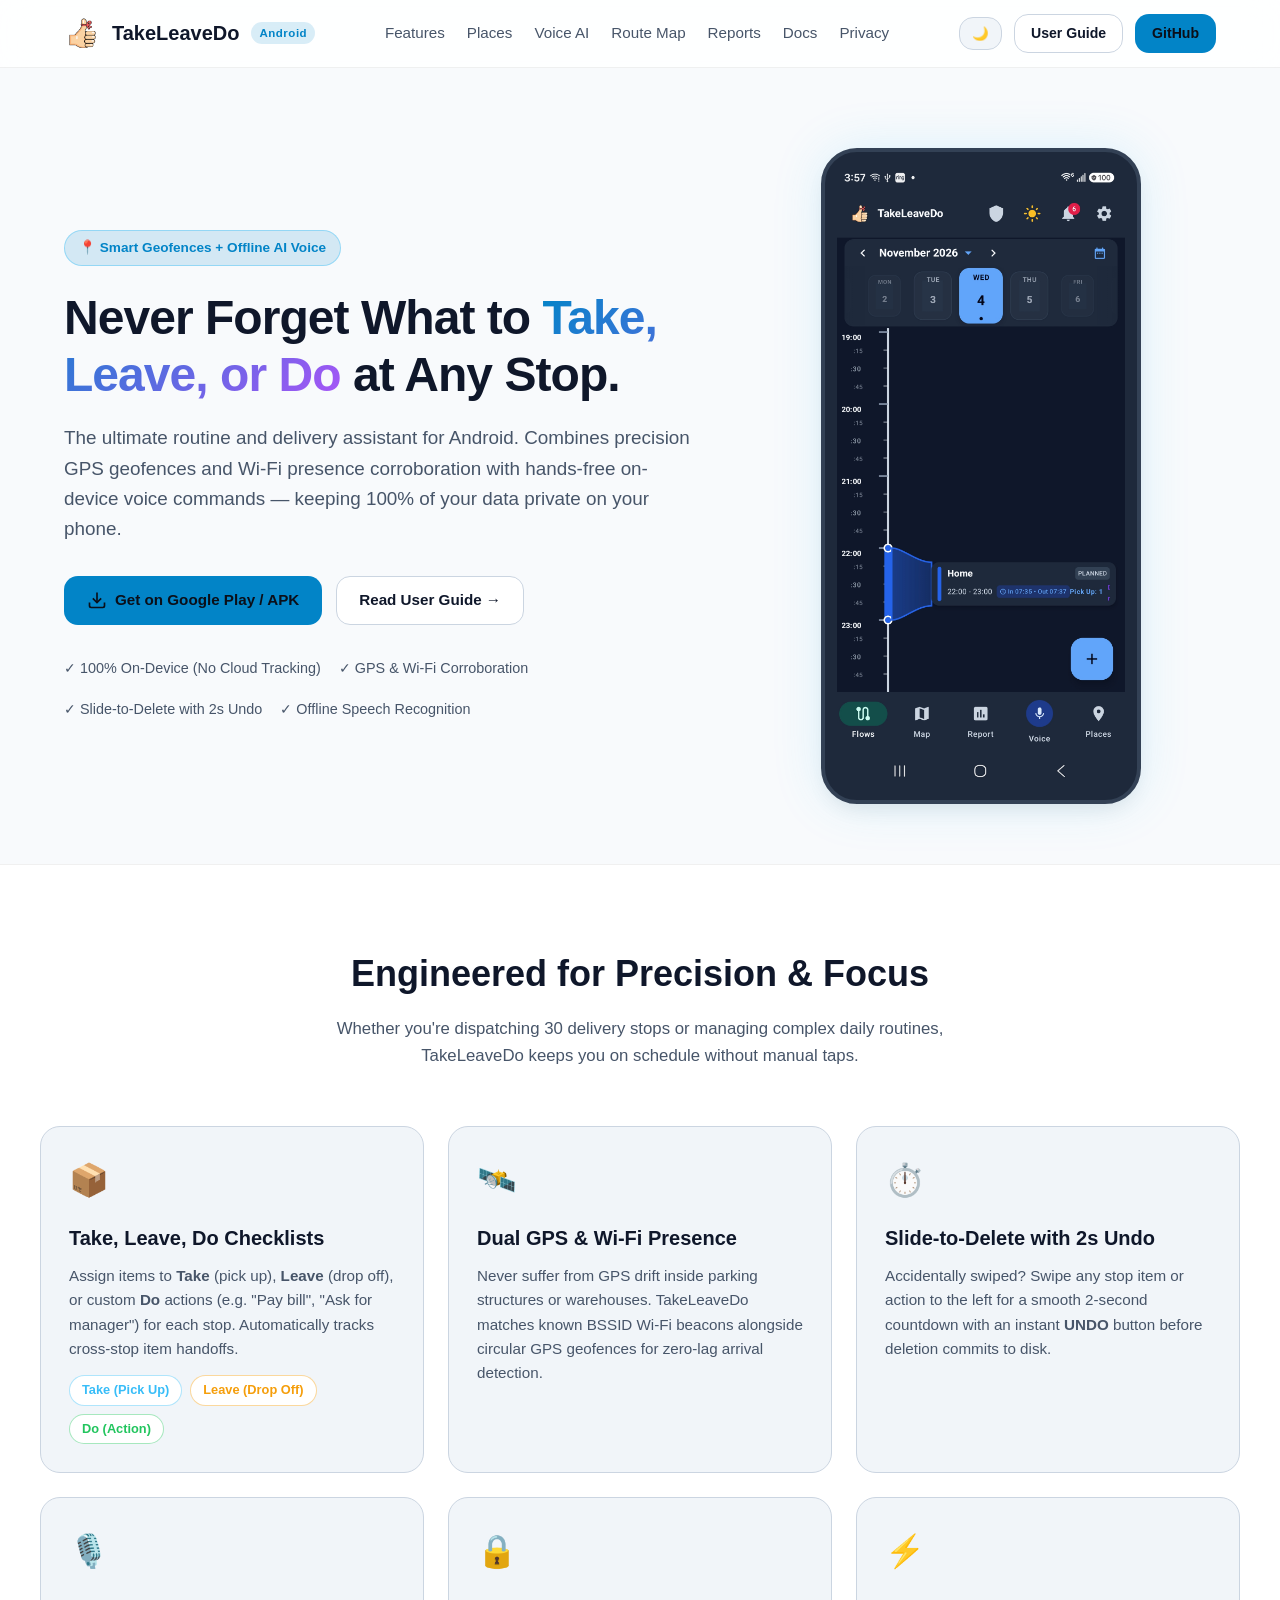
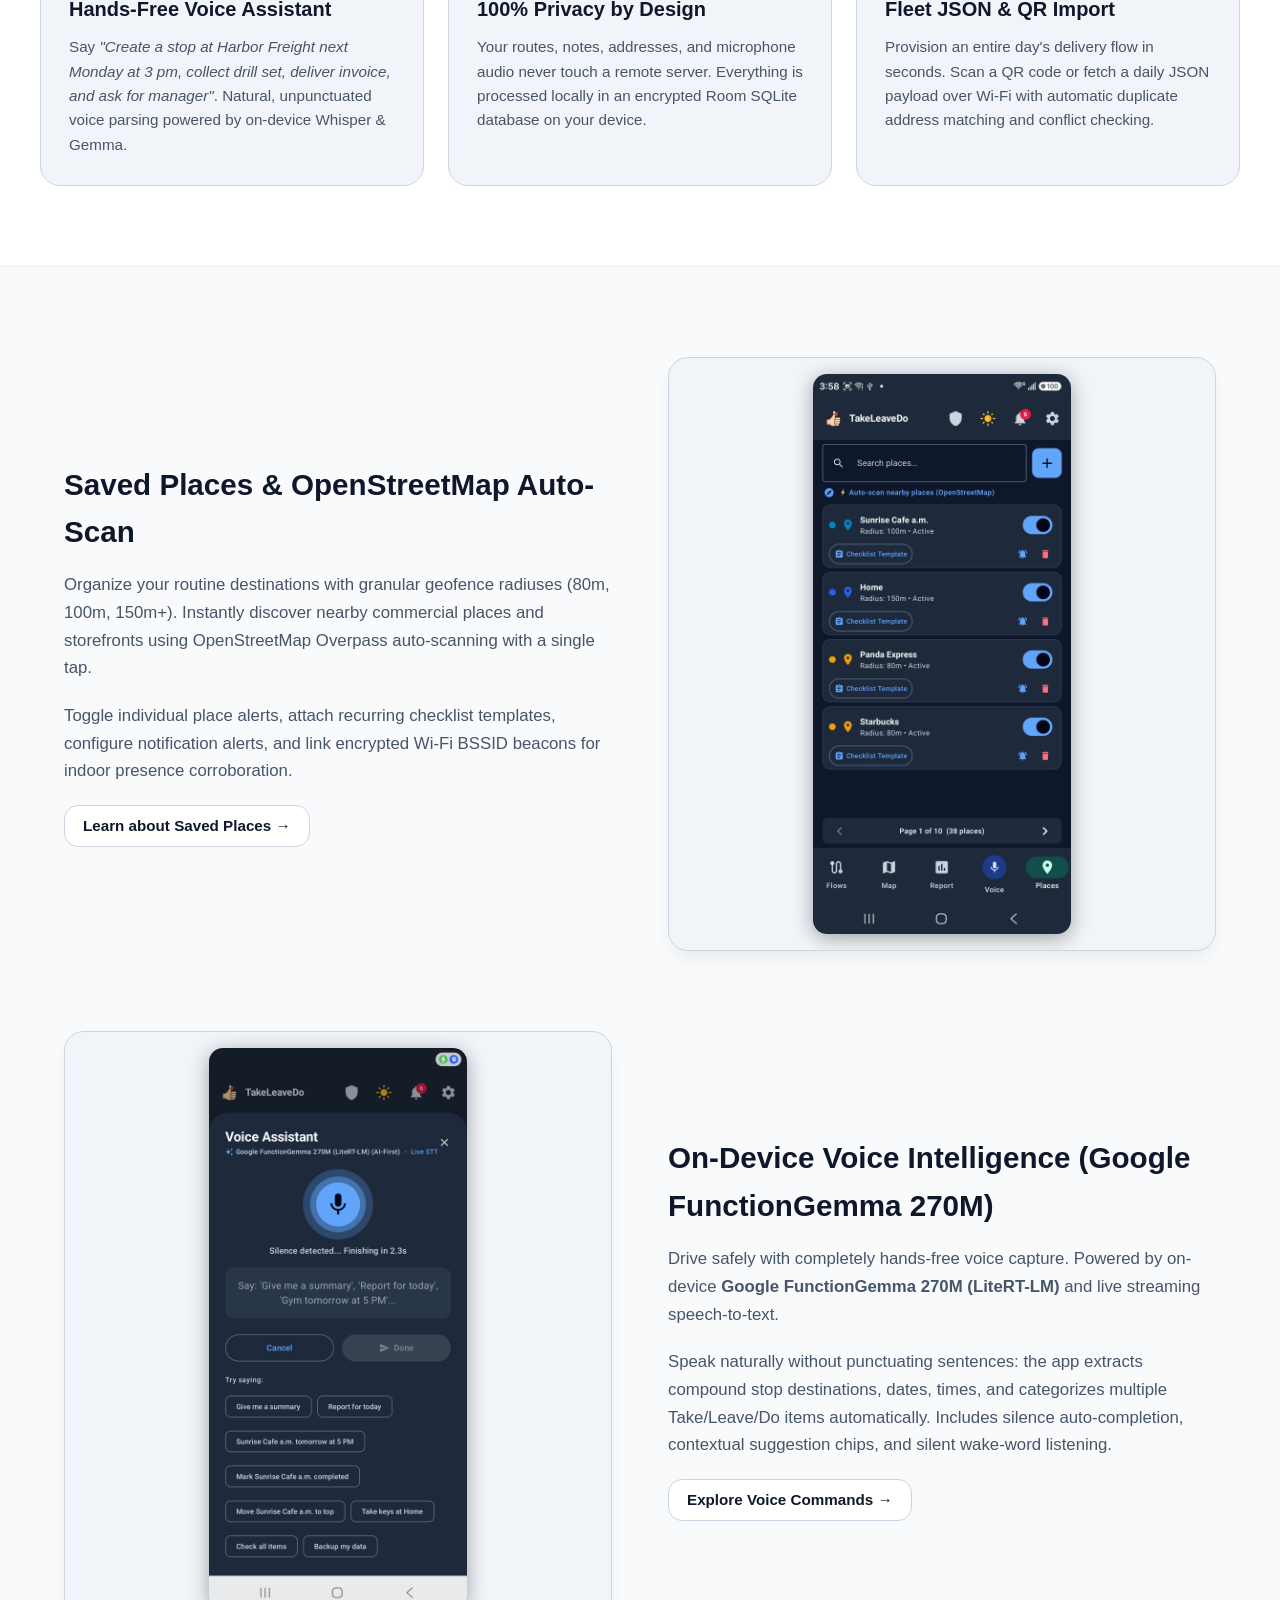
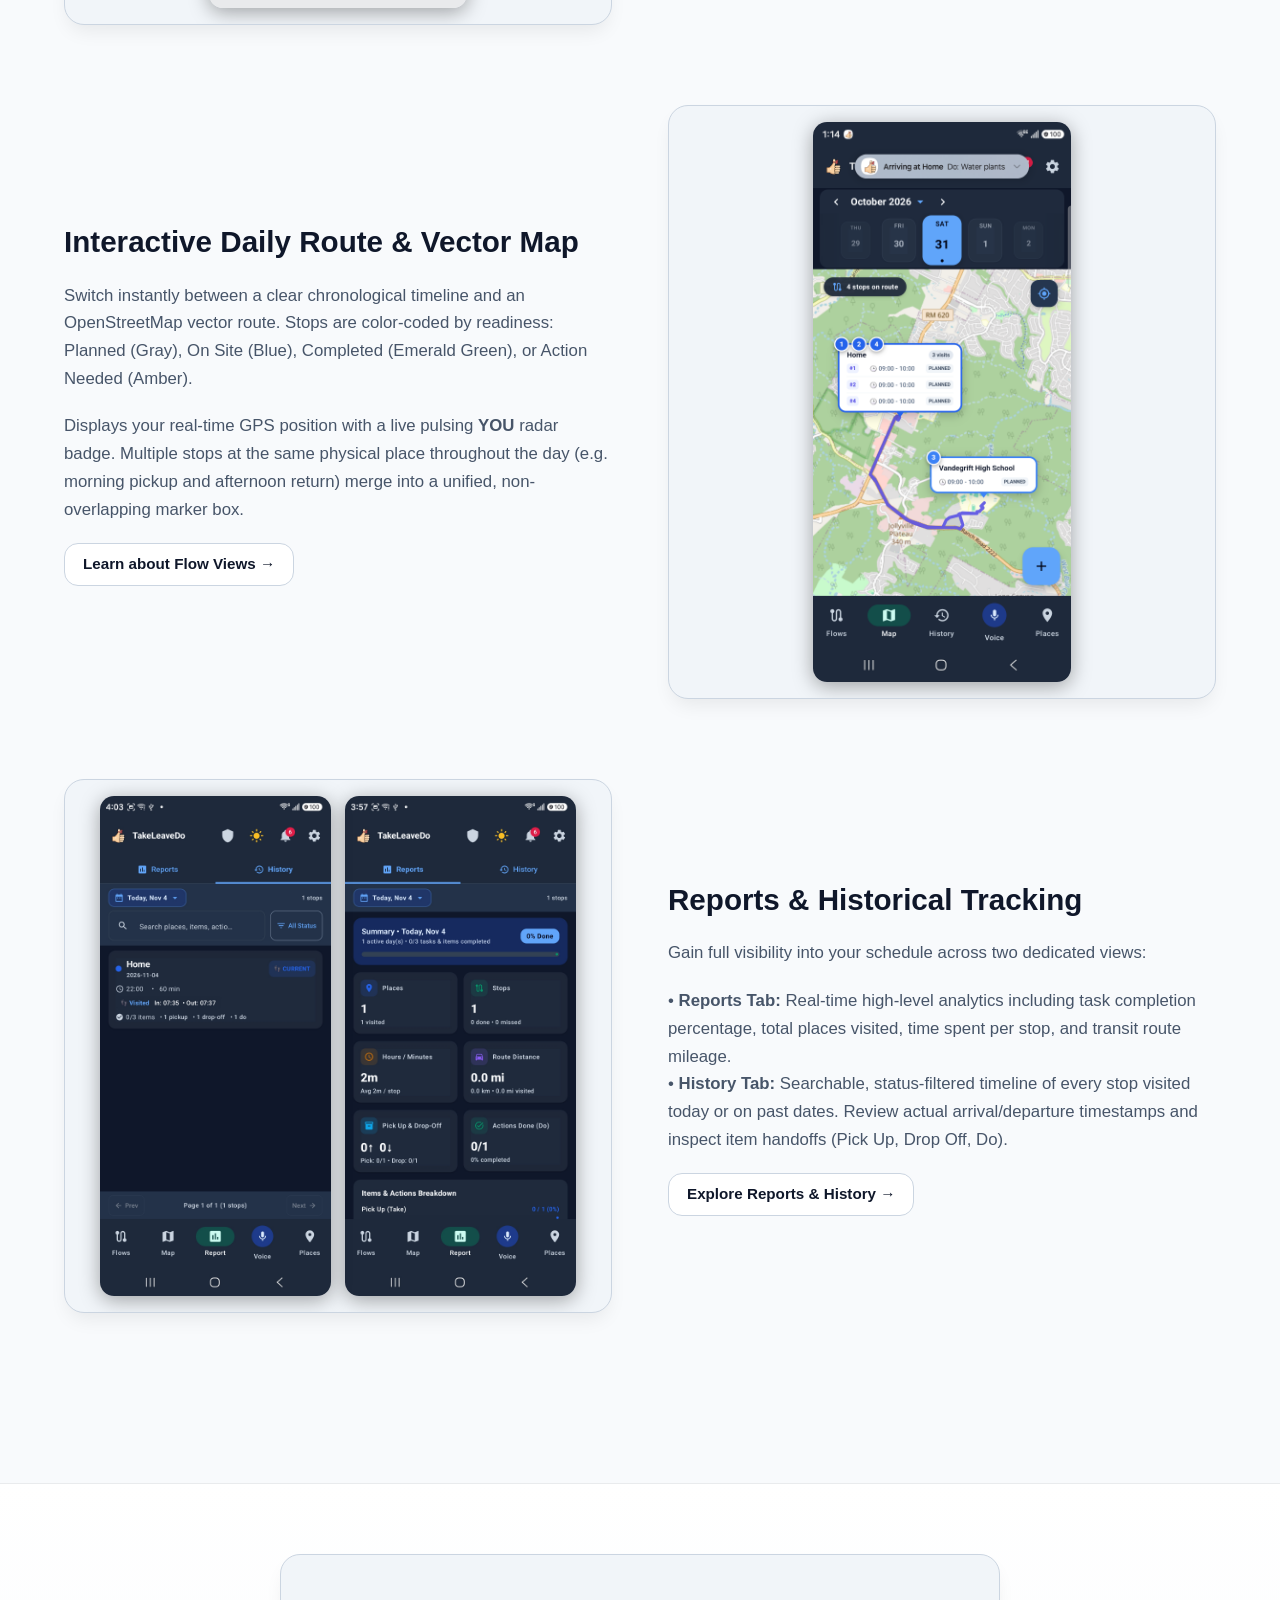
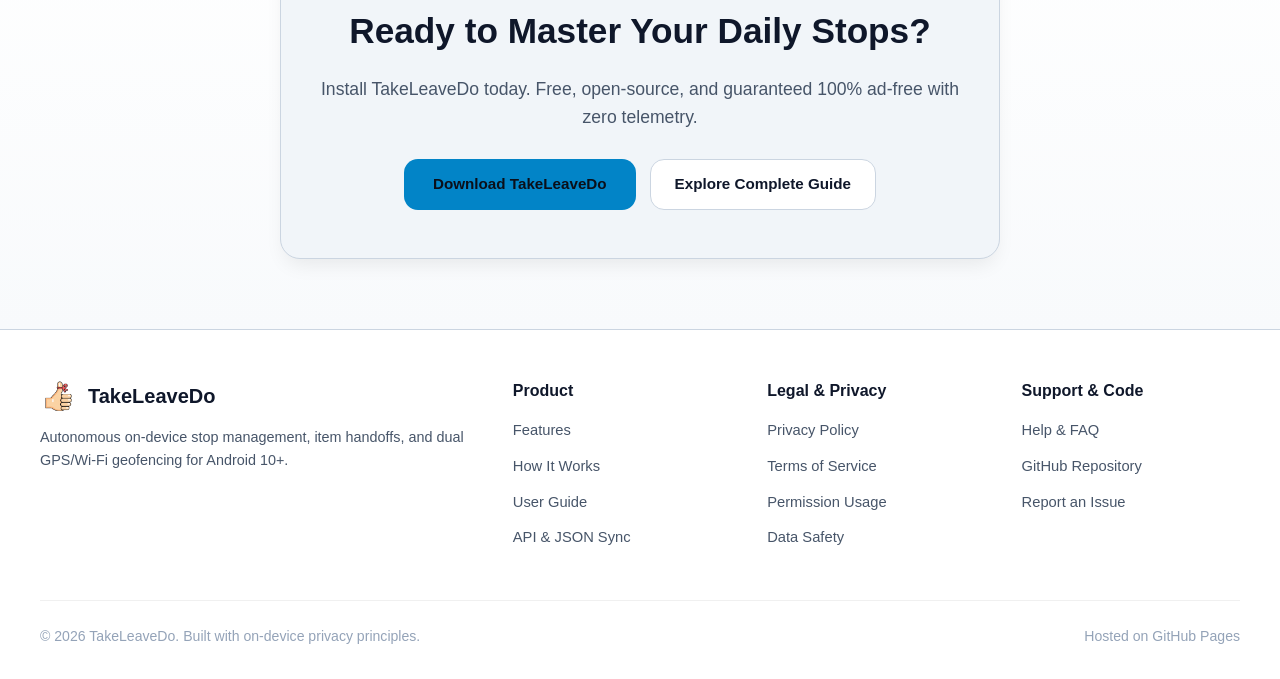
<file: index.html>
<!DOCTYPE html>
<html lang="en" data-theme="dark">
<head>
  <meta charset="UTF-8" />
  <meta name="viewport" content="width=device-width, initial-scale=1.0" />
  <title>TakeLeaveDo: Stop Checklist — Smart Location-Aware Routine Assistant</title>
  <meta name="description" content="Never forget what to take, leave, or do at any stop. Built for couriers, field workers, and daily commuters with on-device AI voice and geofence reminders." />
  <link rel="icon" type="image/png" href="assets/img/app_logo.png" />
  <link rel="stylesheet" href="assets/css/style.css" />
</head>
<body>

  <!-- Site Navigation -->
  <header class="site-header">
    <div class="nav-container">
      <a href="index.html" class="brand">
        <img src="assets/img/app_logo.png" alt="TakeLeaveDo Logo" />
        <span>TakeLeaveDo</span>
        <span class="tag">Android</span>
      </a>
      <nav class="main-nav">
        <a href="#features">Features</a>
        <a href="#places">Places</a>
        <a href="#voice">Voice AI</a>
        <a href="#map">Route Map</a>
        <a href="#reports">Reports</a>
        <a href="docs.html">Docs</a>
        <a href="privacy.html">Privacy</a>
      </nav>
      <div class="nav-actions">
        <button id="theme-toggle" class="btn-icon" aria-label="Toggle Theme">☀️</button>
        <a href="docs.html" class="btn btn-outline" style="padding: 7px 16px; font-size: 0.88rem;">User Guide</a>
        <a href="https://github.com/caglarorhan/takeleavedo-page" target="_blank" rel="noopener" class="btn btn-primary" style="padding: 7px 16px; font-size: 0.88rem;">GitHub</a>
      </div>
    </div>
  </header>

  <!-- Hero Section -->
  <section class="hero">
    <div class="hero-content">
      <div class="hero-badge">
        <span>📍 Smart Geofences + Offline AI Voice</span>
      </div>
      <h1>Never Forget What to <span class="gradient-text">Take, Leave, or Do</span> at Any Stop.</h1>
      <p class="lead">
        The ultimate routine and delivery assistant for Android. Combines precision GPS geofences and Wi-Fi presence corroboration with hands-free on-device voice commands — keeping 100% of your data private on your phone.
      </p>
      <div class="hero-buttons">
        <a href="https://github.com/caglarorhan/takeleavedo-page/releases" class="btn btn-primary">
          <svg width="20" height="20" viewBox="0 0 24 24" fill="none" stroke="currentColor" stroke-width="2"><path d="M21 15v4a2 2 0 0 1-2 2H5a2 2 0 0 1-2-2v-4"/><polyline points="7 10 12 15 17 10"/><line x1="12" y1="15" x2="12" y2="3"/></svg>
          Get on Google Play / APK
        </a>
        <a href="docs.html" class="btn btn-outline">
          Read User Guide &rarr;
        </a>
      </div>
      <ul class="hero-features-list">
        <li>✓ 100% On-Device (No Cloud Tracking)</li>
        <li>✓ GPS & Wi-Fi Corroboration</li>
        <li>✓ Slide-to-Delete with 2s Undo</li>
        <li>✓ Offline Speech Recognition</li>
      </ul>
    </div>
    <div class="hero-mockup">
      <div class="phone-frame">
        <div class="phone-screen">
          <img src="assets/img/flows.jpg" alt="TakeLeaveDo Today Flow Screen and Timeline" />
        </div>
      </div>
    </div>
  </section>

  <!-- Feature Grid -->
  <section id="features" class="features-section">
    <div class="section-container">
      <div class="section-header">
        <h2>Engineered for Precision & Focus</h2>
        <p>Whether you're dispatching 30 delivery stops or managing complex daily routines, TakeLeaveDo keeps you on schedule without manual taps.</p>
      </div>

      <div class="features-grid">
        <div class="feature-card">
          <div class="feature-icon">📦</div>
          <h3>Take, Leave, Do Checklists</h3>
          <p>Assign items to <strong>Take</strong> (pick up), <strong>Leave</strong> (drop off), or custom <strong>Do</strong> actions (e.g. "Pay bill", "Ask for manager") for each stop. Automatically tracks cross-stop item handoffs.</p>
          <div class="pill-list">
            <span class="pill take">Take (Pick Up)</span>
            <span class="pill leave">Leave (Drop Off)</span>
            <span class="pill do">Do (Action)</span>
          </div>
        </div>

        <div class="feature-card">
          <div class="feature-icon">🛰️</div>
          <h3>Dual GPS & Wi-Fi Presence</h3>
          <p>Never suffer from GPS drift inside parking structures or warehouses. TakeLeaveDo matches known BSSID Wi-Fi beacons alongside circular GPS geofences for zero-lag arrival detection.</p>
        </div>

        <div class="feature-card">
          <div class="feature-icon">⏱️</div>
          <h3>Slide-to-Delete with 2s Undo</h3>
          <p>Accidentally swiped? Swipe any stop item or action to the left for a smooth 2-second countdown with an instant <strong>UNDO</strong> button before deletion commits to disk.</p>
        </div>

        <div class="feature-card">
          <div class="feature-icon">🎙️</div>
          <h3>Hands-Free Voice Assistant</h3>
          <p>Say <em>"Create a stop at Harbor Freight next Monday at 3 pm, collect drill set, deliver invoice, and ask for manager"</em>. Natural, unpunctuated voice parsing powered by on-device Whisper & Gemma.</p>
        </div>

        <div class="feature-card">
          <div class="feature-icon">🔒</div>
          <h3>100% Privacy by Design</h3>
          <p>Your routes, notes, addresses, and microphone audio never touch a remote server. Everything is processed locally in an encrypted Room SQLite database on your device.</p>
        </div>

        <div class="feature-card">
          <div class="feature-icon">⚡</div>
          <h3>Fleet JSON & QR Import</h3>
          <p>Provision an entire day's delivery flow in seconds. Scan a QR code or fetch a daily JSON payload over Wi-Fi with automatic duplicate address matching and conflict checking.</p>
        </div>
      </div>
    </div>
  </section>

  <!-- Showcase Deep Dives -->
  <section id="how-it-works" class="showcase-section">
    <!-- Row 1: Places & Smart Geofencing -->
    <div class="showcase-row" id="places">
      <div class="showcase-text">
        <h3>Saved Places & OpenStreetMap Auto-Scan</h3>
        <p>
          Organize your routine destinations with granular geofence radiuses (80m, 100m, 150m+). Instantly discover nearby commercial places and storefronts using OpenStreetMap Overpass auto-scanning with a single tap.
        </p>
        <p>
          Toggle individual place alerts, attach recurring checklist templates, configure notification alerts, and link encrypted Wi-Fi BSSID beacons for indoor presence corroboration.
        </p>
        <a href="docs.html#places-geofence" class="btn btn-outline" style="padding: 8px 18px;">Learn about Saved Places &rarr;</a>
      </div>
      <div class="showcase-image">
        <img src="assets/img/places.jpg" alt="TakeLeaveDo Places Management and Geofence Radiuses" />
      </div>
    </div>

    <!-- Row 2: Voice Command Extraction (Google FunctionGemma) -->
    <div class="showcase-row reverse" id="voice">
      <div class="showcase-text">
        <h3>On-Device Voice Intelligence (Google FunctionGemma 270M)</h3>
        <p>
          Drive safely with completely hands-free voice capture. Powered by on-device <strong>Google FunctionGemma 270M (LiteRT-LM)</strong> and live streaming speech-to-text.
        </p>
        <p>
          Speak naturally without punctuating sentences: the app extracts compound stop destinations, dates, times, and categorizes multiple Take/Leave/Do items automatically. Includes silence auto-completion, contextual suggestion chips, and silent wake-word listening.
        </p>
        <a href="docs.html#voice-commands" class="btn btn-outline" style="padding: 8px 18px;">Explore Voice Commands &rarr;</a>
      </div>
      <div class="showcase-image">
        <img src="assets/img/voice_assistant.jpg" alt="Voice Assistant powered by Google FunctionGemma 270M LiteRT-LM" />
      </div>
    </div>

    <!-- Row 3: Interactive Route & OpenStreetMap Map -->
    <div class="showcase-row" id="map">
      <div class="showcase-text">
        <h3>Interactive Daily Route & Vector Map</h3>
        <p>
          Switch instantly between a clear chronological timeline and an OpenStreetMap vector route. Stops are color-coded by readiness: Planned (Gray), On Site (Blue), Completed (Emerald Green), or Action Needed (Amber).
        </p>
        <p>
          Displays your real-time GPS position with a live pulsing <strong>YOU</strong> radar badge. Multiple stops at the same physical place throughout the day (e.g. morning pickup and afternoon return) merge into a unified, non-overlapping marker box.
        </p>
        <a href="docs.html#today-flow-map" class="btn btn-outline" style="padding: 8px 18px;">Learn about Flow Views &rarr;</a>
      </div>
      <div class="showcase-image">
        <img src="assets/img/screenshot_map.png" alt="Interactive OpenStreetMap Route and Multi-Visit Stop Grouping" />
      </div>
    </div>

    <!-- Row 4: Daily Reports & Performance Analytics -->
    <div class="showcase-row reverse" id="reports">
      <div class="showcase-text">
        <h3>Reports & Historical Tracking</h3>
        <p>
          Gain full visibility into your schedule across two dedicated views:
        </p>
        <p>
          &bull; <strong>Reports Tab:</strong> Real-time high-level analytics including task completion percentage, total places visited, time spent per stop, and transit route mileage.<br>
          &bull; <strong>History Tab:</strong> Searchable, status-filtered timeline of every stop visited today or on past dates. Review actual arrival/departure timestamps and inspect item handoffs (Pick Up, Drop Off, Do).
        </p>
        <a href="docs.html#reports" class="btn btn-outline" style="padding: 8px 18px;">Explore Reports & History &rarr;</a>
      </div>
      <div class="showcase-image dual-image">
        <img src="assets/img/report.jpg" alt="Daily Performance Reports Tab" />
        <img src="assets/img/history.jpg" alt="Historical Stop Verification and Search in History Tab" />
      </div>
    </div>
  </section>

  <!-- CTA Box -->
  <section class="cta-section">
    <div class="cta-box">
      <h2>Ready to Master Your Daily Stops?</h2>
      <p>Install TakeLeaveDo today. Free, open-source, and guaranteed 100% ad-free with zero telemetry.</p>
      <div style="display: flex; gap: 14px; justify-content: center; flex-wrap: wrap;">
        <a href="https://github.com/caglarorhan/takeleavedo-page/releases" class="btn btn-primary" style="padding: 12px 28px;">
          Download TakeLeaveDo
        </a>
        <a href="docs.html" class="btn btn-outline" style="padding: 12px 24px;">
          Explore Complete Guide
        </a>
      </div>
    </div>
  </section>

  <!-- Footer -->
  <footer class="site-footer">
    <div class="footer-container">
      <div class="footer-col">
        <div class="brand" style="margin-bottom: 12px;">
          <img src="assets/img/app_logo.png" alt="Logo" />
          <span>TakeLeaveDo</span>
        </div>
        <p style="color: var(--text-muted); font-size: 0.9rem; line-height: 1.6;">
          Autonomous on-device stop management, item handoffs, and dual GPS/Wi-Fi geofencing for Android 10+.
        </p>
      </div>

      <div class="footer-col">
        <h4>Product</h4>
        <ul>
          <li><a href="#features">Features</a></li>
          <li><a href="#how-it-works">How It Works</a></li>
          <li><a href="docs.html">User Guide</a></li>
          <li><a href="docs.html#schema-web-import">API & JSON Sync</a></li>
        </ul>
      </div>

      <div class="footer-col">
        <h4>Legal & Privacy</h4>
        <ul>
          <li><a href="privacy.html">Privacy Policy</a></li>
          <li><a href="terms.html">Terms of Service</a></li>
          <li><a href="privacy.html#permissions">Permission Usage</a></li>
          <li><a href="privacy.html#data-safety">Data Safety</a></li>
        </ul>
      </div>

      <div class="footer-col">
        <h4>Support & Code</h4>
        <ul>
          <li><a href="support.html">Help & FAQ</a></li>
          <li><a href="https://github.com/caglarorhan/takeleavedo-page" target="_blank" rel="noopener">GitHub Repository</a></li>
          <li><a href="https://github.com/caglarorhan/takeleavedo-page/issues" target="_blank" rel="noopener">Report an Issue</a></li>
        </ul>
      </div>
    </div>

    <div class="footer-bottom">
      <div>&copy; 2026 TakeLeaveDo. Built with on-device privacy principles.</div>
      <div>Hosted on GitHub Pages</div>
    </div>
  </footer>

  <script src="assets/js/main.js"></script>
</body>
</html>
</file>
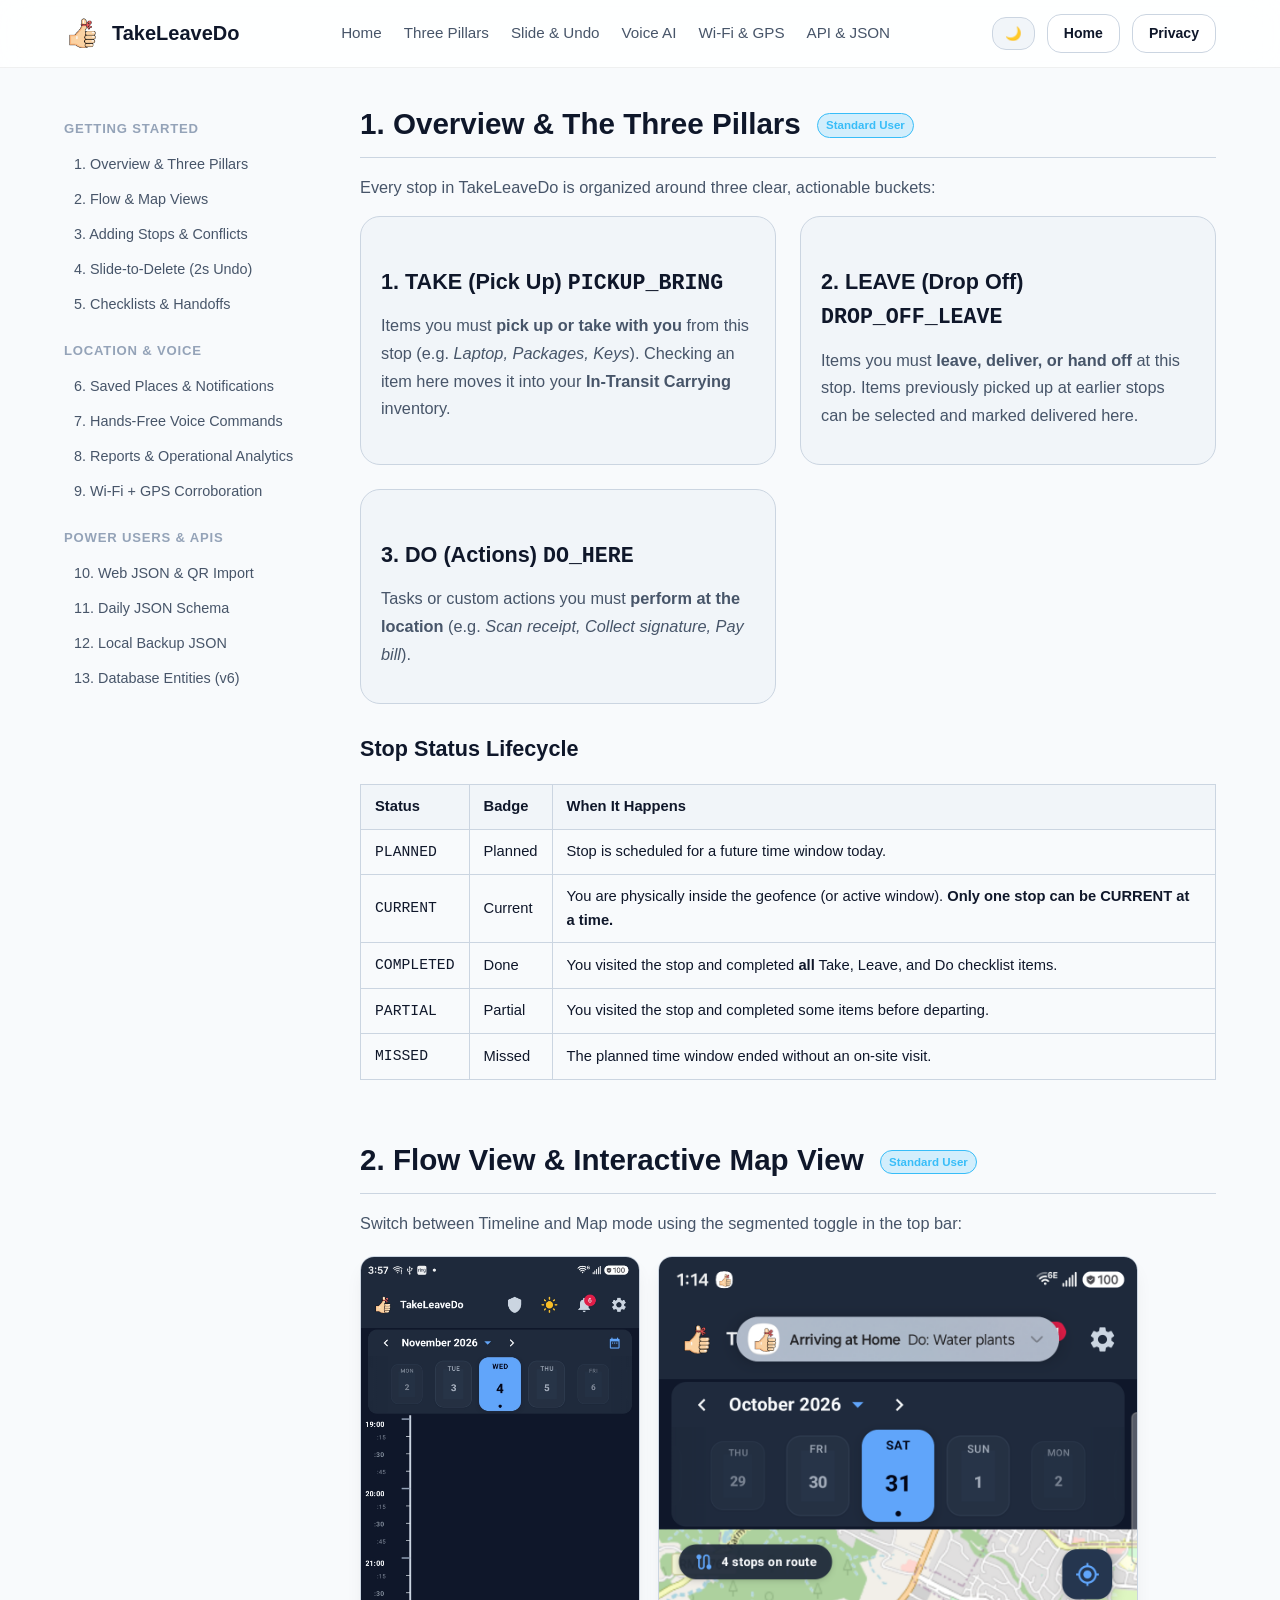
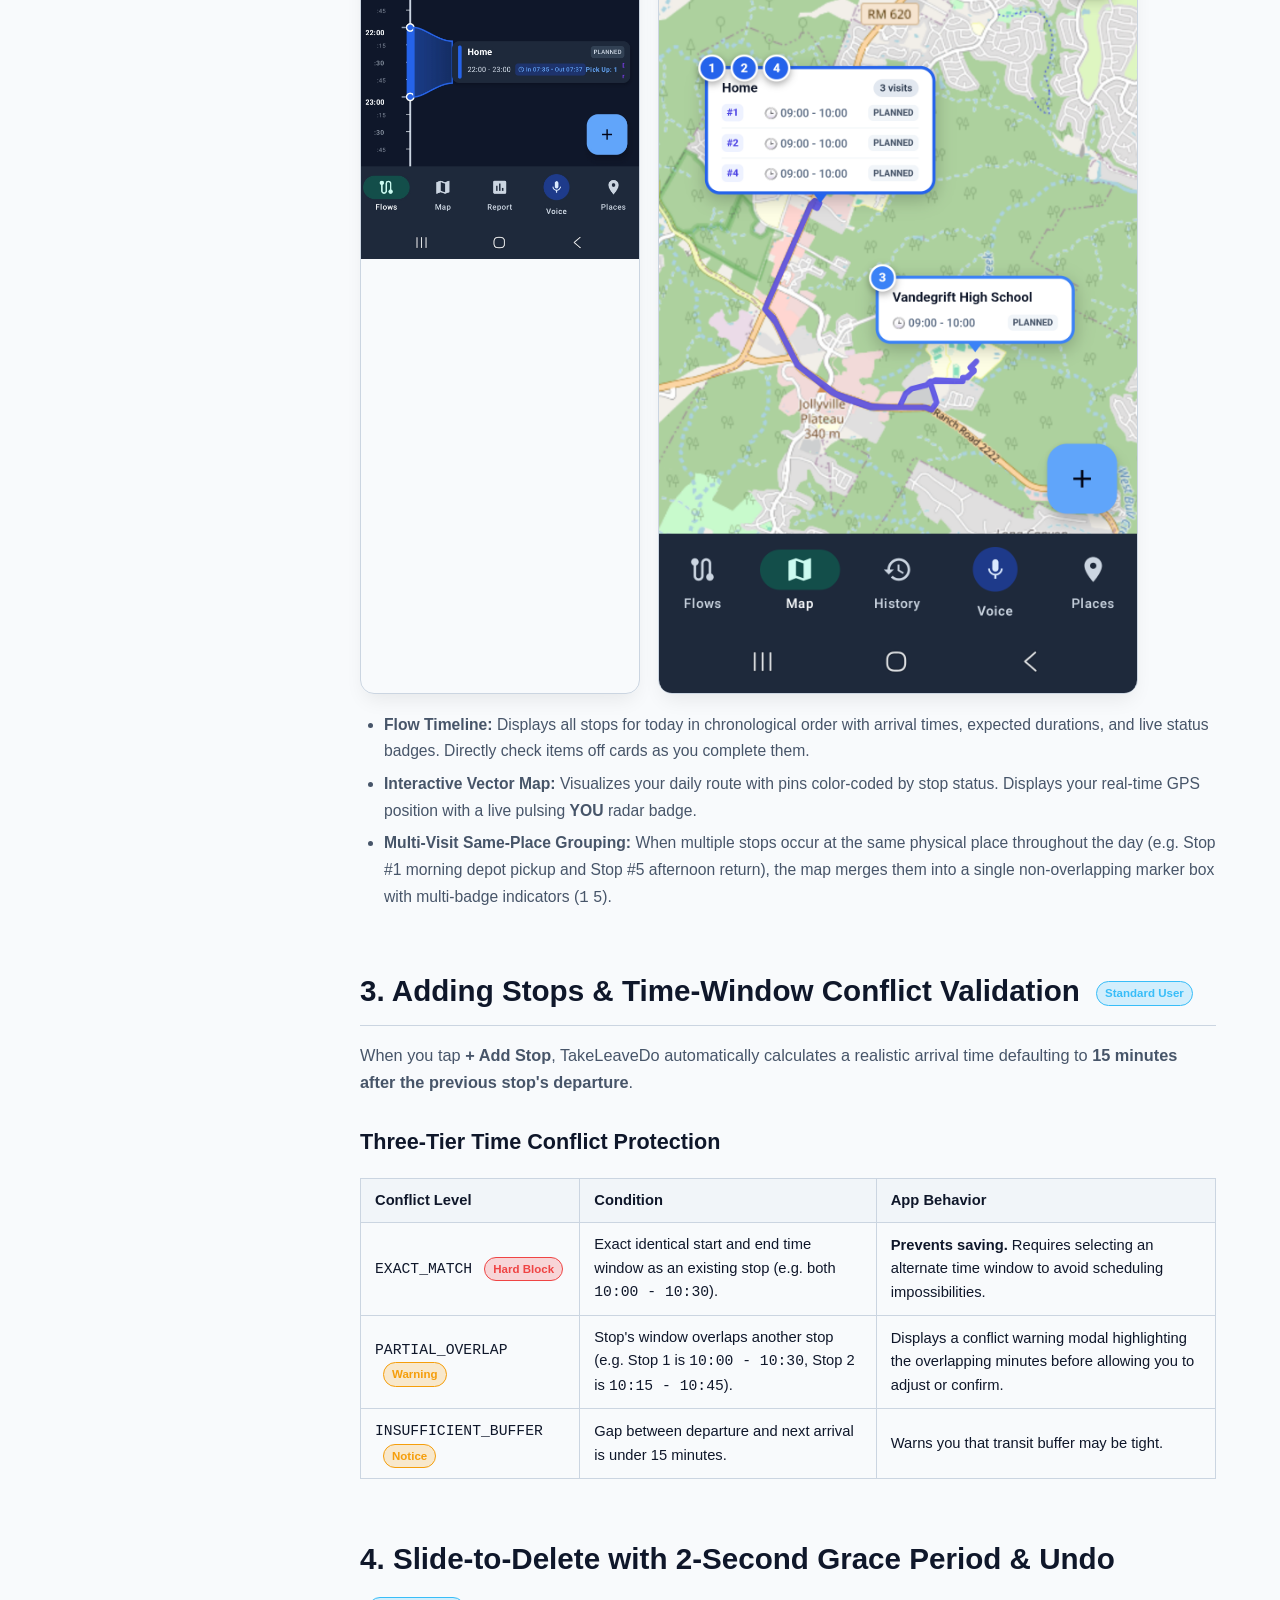
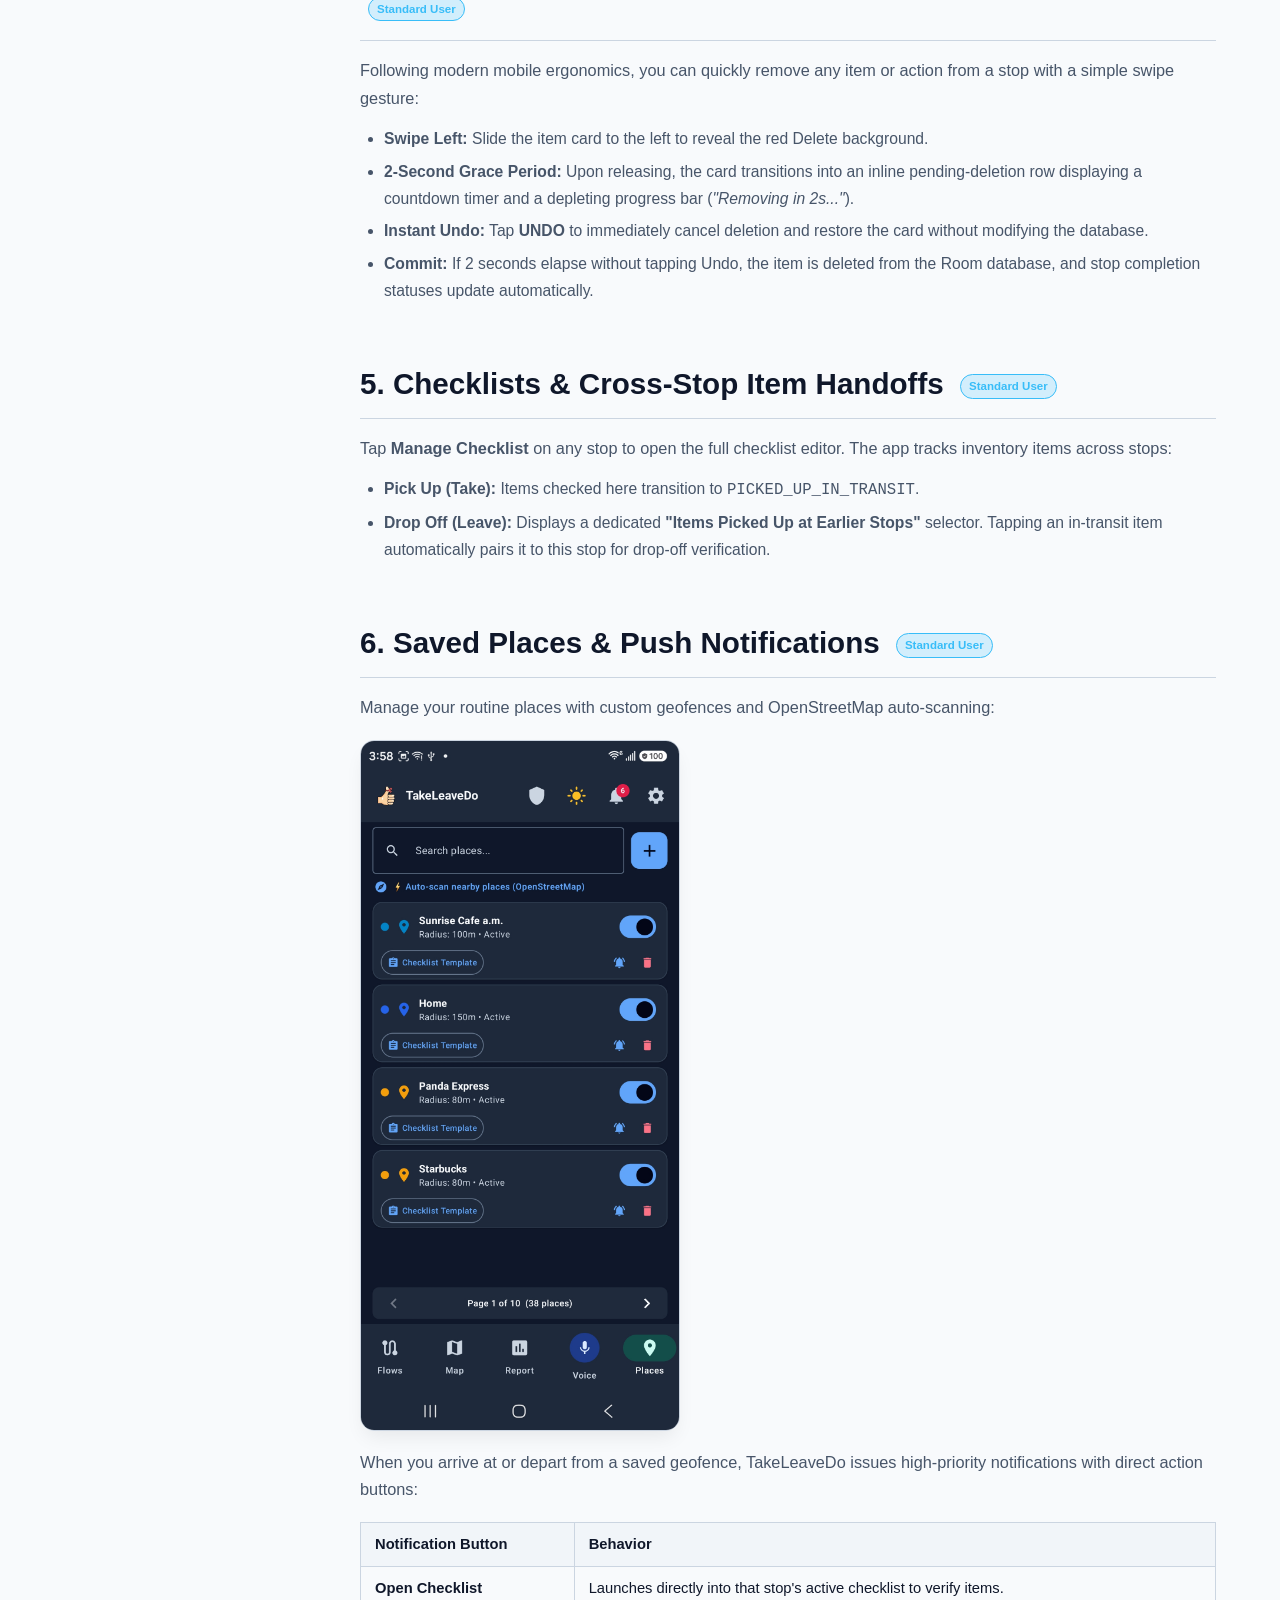
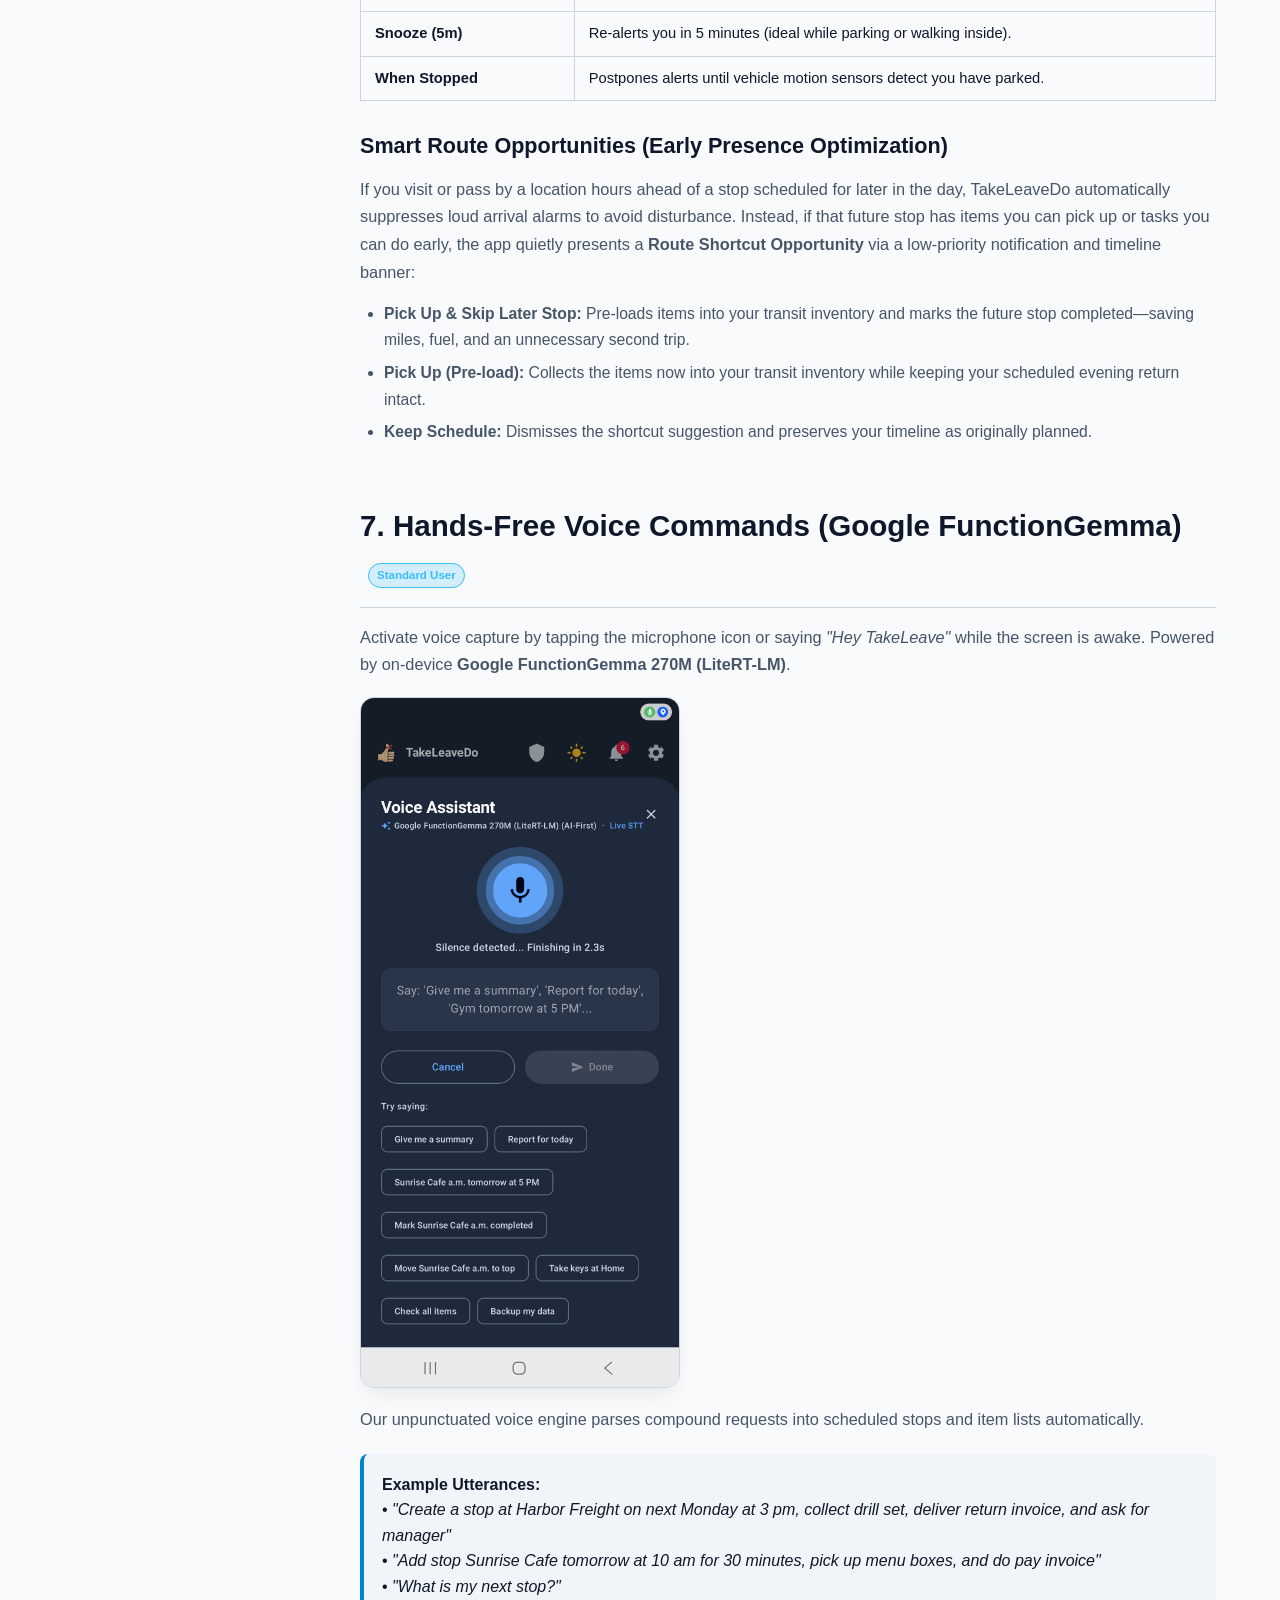
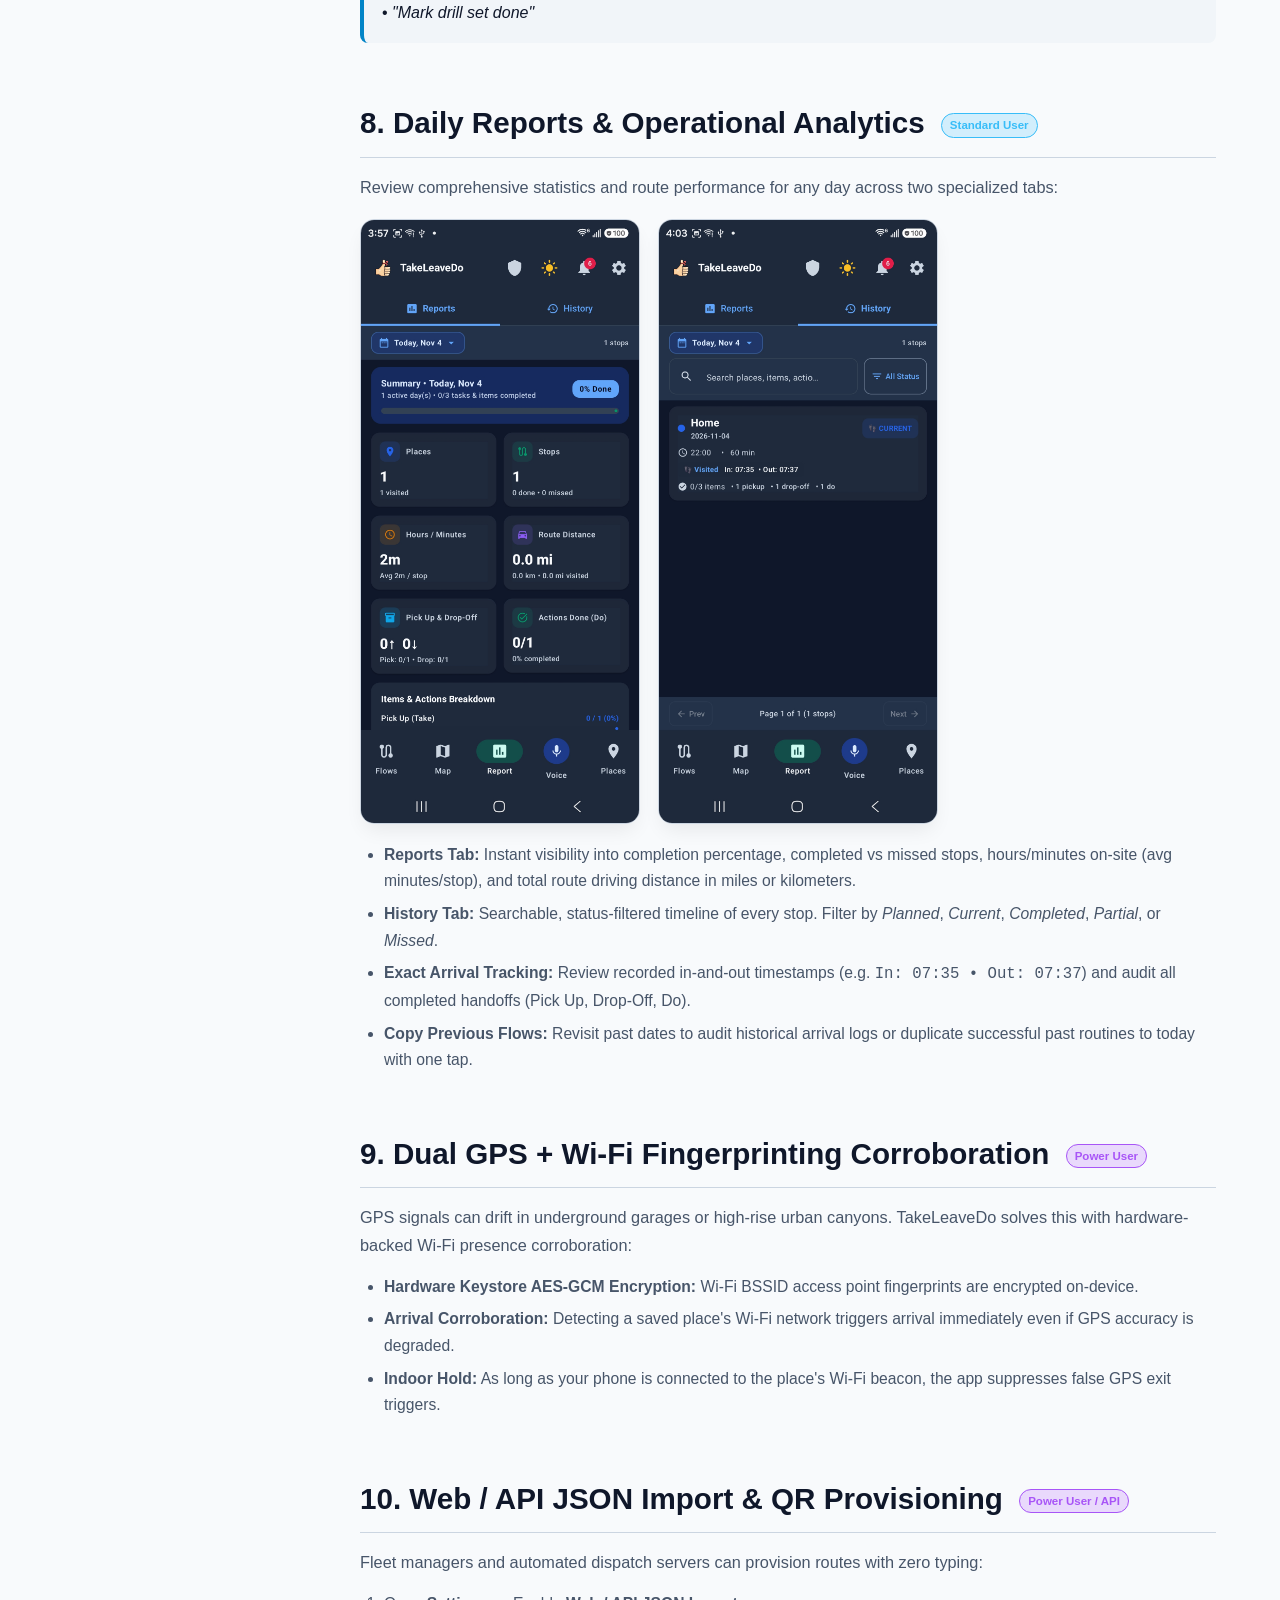
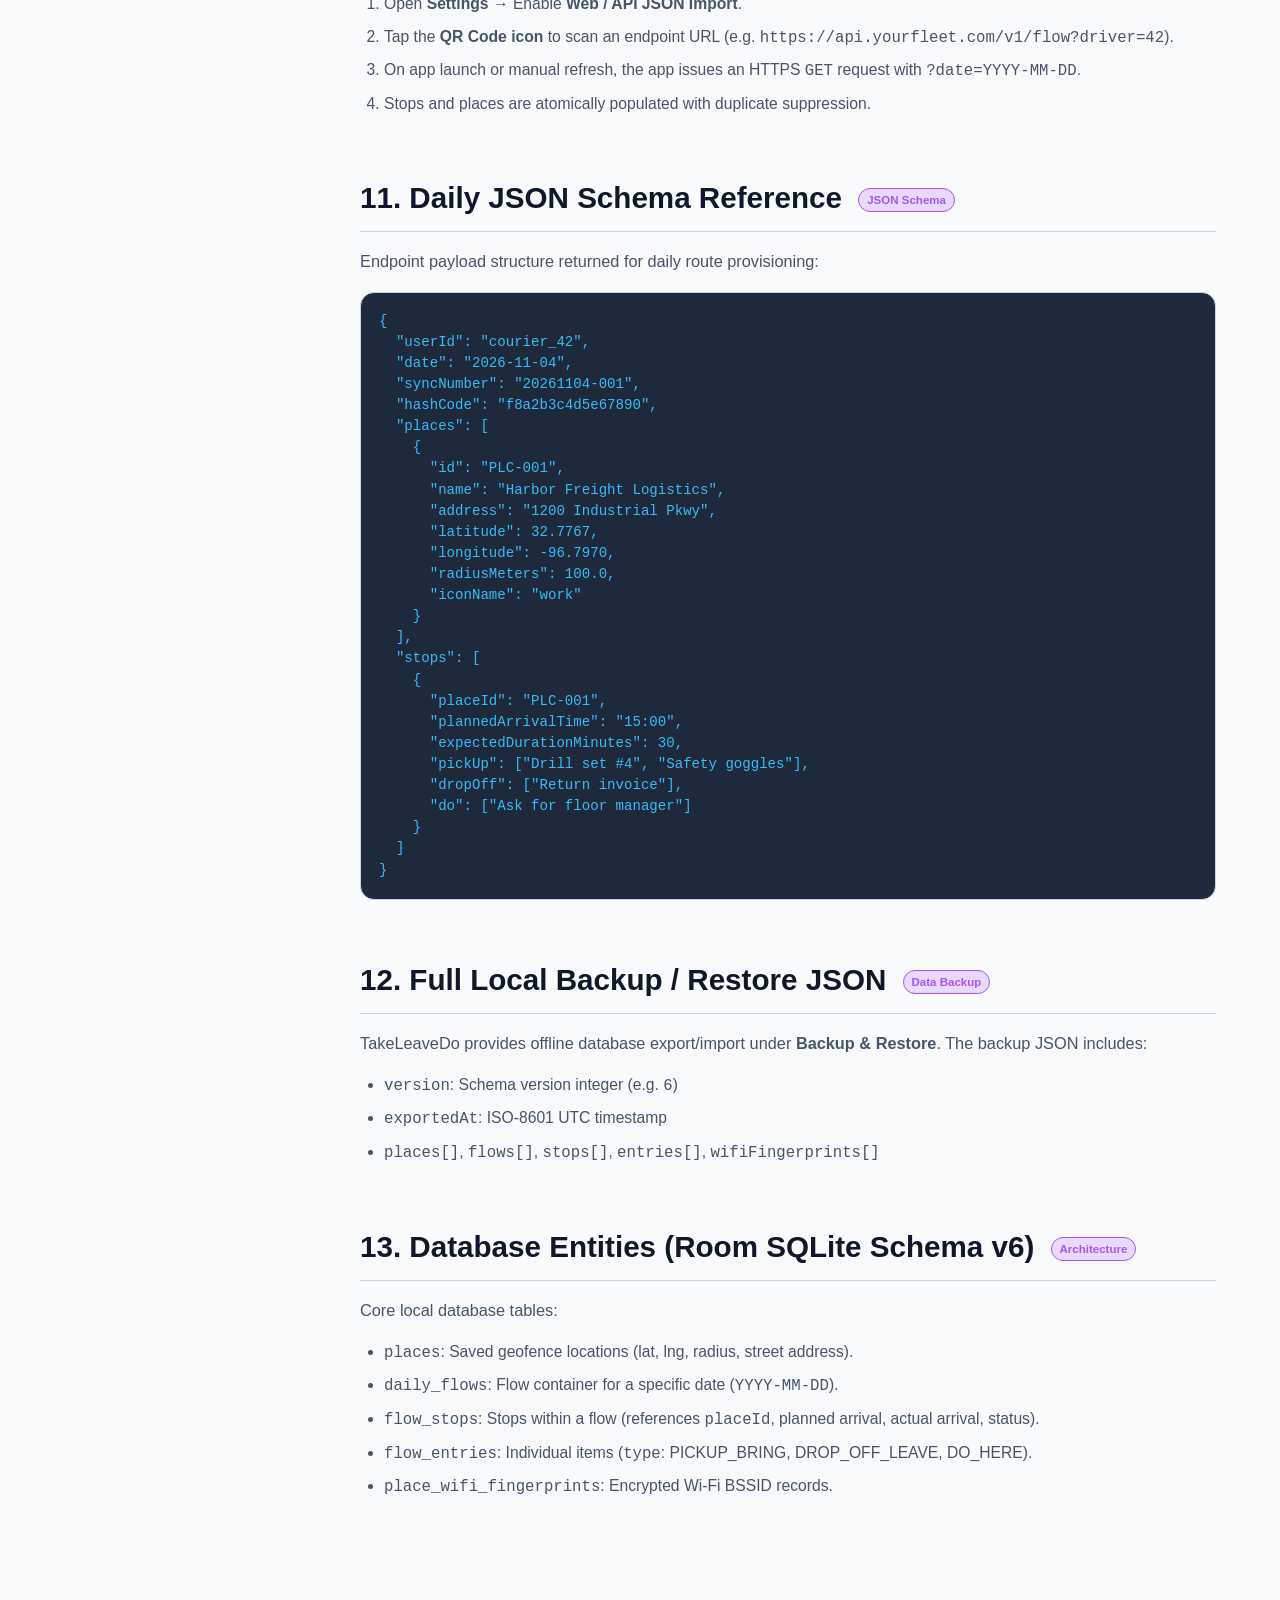
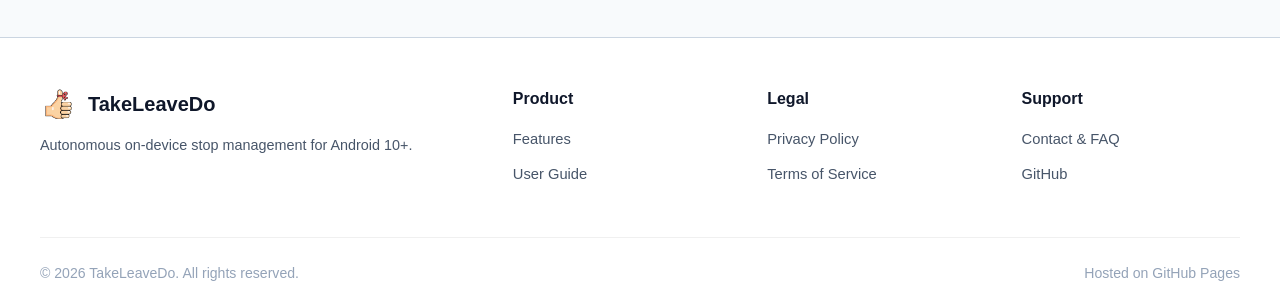
<file: docs.html>
<!DOCTYPE html>
<html lang="en" data-theme="dark">
<head>
  <meta charset="UTF-8" />
  <meta name="viewport" content="width=device-width, initial-scale=1.0" />
  <title>User Guide & Technical Reference — TakeLeaveDo</title>
  <meta name="description" content="Comprehensive User Guide, Voice Commands Manual, and Web/API JSON specifications for TakeLeaveDo." />
  <link rel="icon" type="image/png" href="assets/img/app_logo.png" />
  <link rel="stylesheet" href="assets/css/style.css" />
  <style>
    /* Docs specific layout */
    .docs-layout {
      max-width: var(--max-w);
      margin: 0 auto;
      display: grid;
      grid-template-columns: 260px 1fr;
      gap: 36px;
      padding: 32px 24px 80px;
    }
    aside.docs-sidebar {
      position: sticky;
      top: 80px;
      height: calc(100vh - 100px);
      overflow-y: auto;
      padding-right: 12px;
    }
    .docs-sidebar h4 {
      font-size: 0.82rem;
      text-transform: uppercase;
      letter-spacing: 0.8px;
      color: var(--text-dim);
      margin: 18px 0 8px;
    }
    .docs-sidebar ul {
      list-style: none;
      margin-bottom: 12px;
    }
    .docs-sidebar li a {
      display: block;
      padding: 6px 10px;
      border-radius: var(--radius-sm);
      color: var(--text-muted);
      font-size: 0.9rem;
      transition: var(--transition);
    }
    .docs-sidebar li a:hover {
      background: var(--bg-card);
      color: var(--primary);
      text-decoration: none;
    }
    .docs-content section {
      margin-bottom: 56px;
      scroll-margin-top: 90px;
    }
    .docs-content h2 {
      font-size: 1.85rem;
      font-weight: 700;
      margin-bottom: 16px;
      border-bottom: 1px solid var(--border);
      padding-bottom: 10px;
    }
    .docs-content h3 {
      font-size: 1.35rem;
      font-weight: 600;
      margin: 28px 0 12px;
      color: var(--text-main);
    }
    .docs-content p {
      color: var(--text-muted);
      font-size: 1.02rem;
      line-height: 1.7;
      margin-bottom: 14px;
    }
    .docs-content ul, .docs-content ol {
      color: var(--text-muted);
      margin: 0 0 18px 24px;
      font-size: 0.98rem;
      line-height: 1.7;
    }
    .docs-content li { margin-bottom: 6px; }
    .badge {
      display: inline-block;
      font-size: 0.72rem;
      font-weight: 700;
      padding: 2px 8px;
      border-radius: var(--radius-full);
      vertical-align: middle;
      margin-left: 8px;
    }
    .badge-user { background: rgba(56, 189, 248, 0.2); color: #38bdf8; border: 1px solid #38bdf8; }
    .badge-power { background: rgba(168, 85, 247, 0.2); color: #a855f7; border: 1px solid #a855f7; }
    .badge-warn { background: rgba(245, 158, 11, 0.2); color: #f59e0b; border: 1px solid #f59e0b; }
    .badge-block { background: rgba(239, 68, 68, 0.2); color: #ef4444; border: 1px solid #ef4444; }
    pre {
      background: var(--bg-code);
      border: 1px solid var(--border);
      border-radius: var(--radius-md);
      padding: 18px;
      overflow-x: auto;
      font-family: ui-monospace, SFMono-Regular, Menlo, Monaco, Consolas, monospace;
      font-size: 0.88rem;
      line-height: 1.5;
      color: #38bdf8;
      margin: 16px 0 24px;
    }
    table {
      width: 100%;
      border-collapse: collapse;
      margin: 18px 0;
      border: 1px solid var(--border);
      font-size: 0.92rem;
    }
    th, td {
      padding: 10px 14px;
      border: 1px solid var(--border);
      text-align: left;
    }
    th { background: var(--bg-card); color: var(--text-main); }
    @media (max-width: 860px) {
      .docs-layout { grid-template-columns: 1fr; }
      aside.docs-sidebar { display: none; }
    }
  </style>
</head>
<body>

  <!-- Site Navigation -->
  <header class="site-header">
    <div class="nav-container">
      <a href="index.html" class="brand">
        <img src="assets/img/app_logo.png" alt="TakeLeaveDo Logo" />
        <span>TakeLeaveDo</span>
      </a>
      <nav class="main-nav">
        <a href="index.html">Home</a>
        <a href="#overview">Three Pillars</a>
        <a href="#swipe-undo">Slide & Undo</a>
        <a href="#voice-commands">Voice AI</a>
        <a href="#wifi-corroboration">Wi-Fi & GPS</a>
        <a href="#schema-web-import">API & JSON</a>
      </nav>
      <div class="nav-actions">
        <button id="theme-toggle" class="btn-icon" aria-label="Toggle Theme">☀️</button>
        <a href="index.html" class="btn btn-outline" style="padding: 7px 16px; font-size: 0.88rem;">Home</a>
        <a href="privacy.html" class="btn btn-outline" style="padding: 7px 16px; font-size: 0.88rem;">Privacy</a>
      </div>
    </div>
  </header>

  <div class="docs-layout">
    <!-- Sidebar -->
    <aside class="docs-sidebar">
      <h4>Getting Started</h4>
      <ul>
        <li><a href="#overview">1. Overview & Three Pillars</a></li>
        <li><a href="#today-flow-map">2. Flow & Map Views</a></li>
        <li><a href="#stops-conflicts">3. Adding Stops & Conflicts</a></li>
        <li><a href="#swipe-undo">4. Slide-to-Delete (2s Undo)</a></li>
        <li><a href="#checklists-handoff">5. Checklists & Handoffs</a></li>
      </ul>

      <h4>Location & Voice</h4>
      <ul>
        <li><a href="#places-geofence">6. Saved Places & Notifications</a></li>
        <li><a href="#voice-commands">7. Hands-Free Voice Commands</a></li>
        <li><a href="#reports">8. Reports & Operational Analytics</a></li>
        <li><a href="#wifi-corroboration">9. Wi-Fi + GPS Corroboration</a></li>
      </ul>

      <h4>Power Users & APIs</h4>
      <ul>
        <li><a href="#web-json-qr">10. Web JSON & QR Import</a></li>
        <li><a href="#schema-web-import">11. Daily JSON Schema</a></li>
        <li><a href="#schema-backup">12. Local Backup JSON</a></li>
        <li><a href="#db-entities">13. Database Entities (v6)</a></li>
      </ul>
    </aside>

    <!-- Main Docs Content -->
    <main class="docs-content">
      <!-- SECTION 1 -->
      <section id="overview">
        <h2>1. Overview & The Three Pillars <span class="badge badge-user">Standard User</span></h2>
        <p>Every stop in TakeLeaveDo is organized around three clear, actionable buckets:</p>
        <div class="features-grid" style="margin-bottom: 24px;">
          <div class="feature-card" style="padding: 20px;">
            <h3>1. TAKE (Pick Up) <code>PICKUP_BRING</code></h3>
            <p>Items you must <strong>pick up or take with you</strong> from this stop (e.g. <em>Laptop, Packages, Keys</em>). Checking an item here moves it into your <strong>In-Transit Carrying</strong> inventory.</p>
          </div>
          <div class="feature-card" style="padding: 20px;">
            <h3>2. LEAVE (Drop Off) <code>DROP_OFF_LEAVE</code></h3>
            <p>Items you must <strong>leave, deliver, or hand off</strong> at this stop. Items previously picked up at earlier stops can be selected and marked delivered here.</p>
          </div>
          <div class="feature-card" style="padding: 20px;">
            <h3>3. DO (Actions) <code>DO_HERE</code></h3>
            <p>Tasks or custom actions you must <strong>perform at the location</strong> (e.g. <em>Scan receipt, Collect signature, Pay bill</em>).</p>
          </div>
        </div>

        <h3>Stop Status Lifecycle</h3>
        <table>
          <thead>
            <tr><th>Status</th><th>Badge</th><th>When It Happens</th></tr>
          </thead>
          <tbody>
            <tr><td><code>PLANNED</code></td><td>Planned</td><td>Stop is scheduled for a future time window today.</td></tr>
            <tr><td><code>CURRENT</code></td><td>Current</td><td>You are physically inside the geofence (or active window). <strong>Only one stop can be CURRENT at a time.</strong></td></tr>
            <tr><td><code>COMPLETED</code></td><td>Done</td><td>You visited the stop and completed <strong>all</strong> Take, Leave, and Do checklist items.</td></tr>
            <tr><td><code>PARTIAL</code></td><td>Partial</td><td>You visited the stop and completed some items before departing.</td></tr>
            <tr><td><code>MISSED</code></td><td>Missed</td><td>The planned time window ended without an on-site visit.</td></tr>
          </tbody>
        </table>
      </section>

      <!-- SECTION 2 -->
      <section id="today-flow-map">
        <h2>2. Flow View & Interactive Map View <span class="badge badge-user">Standard User</span></h2>
        <p>Switch between Timeline and Map mode using the segmented toggle in the top bar:</p>
        <div style="display: flex; gap: 18px; flex-wrap: wrap; margin: 18px 0;">
          <div style="max-width: 280px; border-radius: var(--radius-md); overflow: hidden; border: 1px solid var(--border); box-shadow: var(--shadow);">
            <img src="assets/img/flows.jpg" alt="Daily Flow Timeline View" style="width: 100%; display: block;" />
          </div>
          <div style="max-width: 480px; border-radius: var(--radius-md); overflow: hidden; border: 1px solid var(--border); box-shadow: var(--shadow);">
            <img src="assets/img/screenshot_map.png" alt="Interactive Vector Map Route" style="width: 100%; display: block;" />
          </div>
        </div>
        <ul>
          <li><strong>Flow Timeline:</strong> Displays all stops for today in chronological order with arrival times, expected durations, and live status badges. Directly check items off cards as you complete them.</li>
          <li><strong>Interactive Vector Map:</strong> Visualizes your daily route with pins color-coded by stop status. Displays your real-time GPS position with a live pulsing <strong>YOU</strong> radar badge.</li>
          <li><strong>Multi-Visit Same-Place Grouping:</strong> When multiple stops occur at the same physical place throughout the day (e.g. Stop #1 morning depot pickup and Stop #5 afternoon return), the map merges them into a single non-overlapping marker box with multi-badge indicators (<code>1</code> <code>5</code>).</li>
        </ul>
      </section>

      <!-- SECTION 3 -->
      <section id="stops-conflicts">
        <h2>3. Adding Stops & Time-Window Conflict Validation <span class="badge badge-user">Standard User</span></h2>
        <p>When you tap <strong>+ Add Stop</strong>, TakeLeaveDo automatically calculates a realistic arrival time defaulting to <strong>15 minutes after the previous stop's departure</strong>.</p>

        <h3>Three-Tier Time Conflict Protection</h3>
        <table>
          <thead>
            <tr><th>Conflict Level</th><th>Condition</th><th>App Behavior</th></tr>
          </thead>
          <tbody>
            <tr>
              <td><code>EXACT_MATCH</code> <span class="badge badge-block">Hard Block</span></td>
              <td>Exact identical start and end time window as an existing stop (e.g. both <code>10:00 - 10:30</code>).</td>
              <td><strong>Prevents saving.</strong> Requires selecting an alternate time window to avoid scheduling impossibilities.</td>
            </tr>
            <tr>
              <td><code>PARTIAL_OVERLAP</code> <span class="badge badge-warn">Warning</span></td>
              <td>Stop's window overlaps another stop (e.g. Stop 1 is <code>10:00 - 10:30</code>, Stop 2 is <code>10:15 - 10:45</code>).</td>
              <td>Displays a conflict warning modal highlighting the overlapping minutes before allowing you to adjust or confirm.</td>
            </tr>
            <tr>
              <td><code>INSUFFICIENT_BUFFER</code> <span class="badge badge-warn">Notice</span></td>
              <td>Gap between departure and next arrival is under 15 minutes.</td>
              <td>Warns you that transit buffer may be tight.</td>
            </tr>
          </tbody>
        </table>
      </section>

      <!-- SECTION 4: SLIDE TO DELETE & UNDO -->
      <section id="swipe-undo">
        <h2>4. Slide-to-Delete with 2-Second Grace Period & Undo <span class="badge badge-user">Standard User</span></h2>
        <p>
          Following modern mobile ergonomics, you can quickly remove any item or action from a stop with a simple swipe gesture:
        </p>
        <ul>
          <li><strong>Swipe Left:</strong> Slide the item card to the left to reveal the red Delete background.</li>
          <li><strong>2-Second Grace Period:</strong> Upon releasing, the card transitions into an inline pending-deletion row displaying a countdown timer and a depleting progress bar (<em>"Removing in 2s..."</em>).</li>
          <li><strong>Instant Undo:</strong> Tap <strong>UNDO</strong> to immediately cancel deletion and restore the card without modifying the database.</li>
          <li><strong>Commit:</strong> If 2 seconds elapse without tapping Undo, the item is deleted from the Room database, and stop completion statuses update automatically.</li>
        </ul>
      </section>

      <!-- SECTION 5 -->
      <section id="checklists-handoff">
        <h2>5. Checklists & Cross-Stop Item Handoffs <span class="badge badge-user">Standard User</span></h2>
        <p>
          Tap <strong>Manage Checklist</strong> on any stop to open the full checklist editor. The app tracks inventory items across stops:
        </p>
        <ul>
          <li><strong>Pick Up (Take):</strong> Items checked here transition to <code>PICKED_UP_IN_TRANSIT</code>.</li>
          <li><strong>Drop Off (Leave):</strong> Displays a dedicated <strong>"Items Picked Up at Earlier Stops"</strong> selector. Tapping an in-transit item automatically pairs it to this stop for drop-off verification.</li>
        </ul>
      </section>

      <!-- SECTION 6 -->
      <section id="places-geofence">
        <h2>6. Saved Places & Push Notifications <span class="badge badge-user">Standard User</span></h2>
        <p>Manage your routine places with custom geofences and OpenStreetMap auto-scanning:</p>
        <div style="max-width: 320px; border-radius: var(--radius-md); overflow: hidden; border: 1px solid var(--border); box-shadow: var(--shadow); margin: 18px 0;">
          <img src="assets/img/places.jpg" alt="Saved Places and Geofence Radiuses" style="width: 100%; display: block;" />
        </div>
        <p>When you arrive at or depart from a saved geofence, TakeLeaveDo issues high-priority notifications with direct action buttons:</p>
        <table>
          <thead>
            <tr><th>Notification Button</th><th>Behavior</th></tr>
          </thead>
          <tbody>
            <tr><td><strong>Open Checklist</strong></td><td>Launches directly into that stop's active checklist to verify items.</td></tr>
            <tr><td><strong>Snooze (5m)</strong></td><td>Re-alerts you in 5 minutes (ideal while parking or walking inside).</td></tr>
            <tr><td><strong>When Stopped</strong></td><td>Postpones alerts until vehicle motion sensors detect you have parked.</td></tr>
          </tbody>
        </table>

        <h3>Smart Route Opportunities (Early Presence Optimization)</h3>
        <p>
          If you visit or pass by a location hours ahead of a stop scheduled for later in the day, TakeLeaveDo automatically suppresses loud arrival alarms to avoid disturbance. Instead, if that future stop has items you can pick up or tasks you can do early, the app quietly presents a <strong>Route Shortcut Opportunity</strong> via a low-priority notification and timeline banner:
        </p>
        <ul>
          <li><strong>Pick Up &amp; Skip Later Stop:</strong> Pre-loads items into your transit inventory and marks the future stop completed—saving miles, fuel, and an unnecessary second trip.</li>
          <li><strong>Pick Up (Pre-load):</strong> Collects the items now into your transit inventory while keeping your scheduled evening return intact.</li>
          <li><strong>Keep Schedule:</strong> Dismisses the shortcut suggestion and preserves your timeline as originally planned.</li>
        </ul>
      </section>

      <!-- SECTION 7 -->
      <section id="voice-commands">
        <h2>7. Hands-Free Voice Commands (Google FunctionGemma) <span class="badge badge-user">Standard User</span></h2>
        <p>
          Activate voice capture by tapping the microphone icon or saying <em>"Hey TakeLeave"</em> while the screen is awake. Powered by on-device <strong>Google FunctionGemma 270M (LiteRT-LM)</strong>.
        </p>
        <div style="max-width: 320px; border-radius: var(--radius-md); overflow: hidden; border: 1px solid var(--border); box-shadow: var(--shadow); margin: 18px 0;">
          <img src="assets/img/voice_assistant.jpg" alt="Voice Assistant powered by Google FunctionGemma 270M" style="width: 100%; display: block;" />
        </div>
        <p>
          Our unpunctuated voice engine parses compound requests into scheduled stops and item lists automatically.
        </p>
        <div class="callout-box">
          <strong>Example Utterances:</strong><br />
          &bull; <em>"Create a stop at Harbor Freight on next Monday at 3 pm, collect drill set, deliver return invoice, and ask for manager"</em><br />
          &bull; <em>"Add stop Sunrise Cafe tomorrow at 10 am for 30 minutes, pick up menu boxes, and do pay invoice"</em><br />
          &bull; <em>"What is my next stop?"</em><br />
          &bull; <em>"Mark drill set done"</em>
        </div>
      </section>

      <!-- SECTION 8 -->
      <section id="reports">
        <h2>8. Daily Reports & Operational Analytics <span class="badge badge-user">Standard User</span></h2>
        <p>Review comprehensive statistics and route performance for any day across two specialized tabs:</p>
        <div style="display: flex; gap: 18px; flex-wrap: wrap; margin: 18px 0;">
          <div style="max-width: 280px; border-radius: var(--radius-md); overflow: hidden; border: 1px solid var(--border); box-shadow: var(--shadow);">
            <img src="assets/img/report.jpg" alt="Daily Reports Tab" style="width: 100%; display: block;" />
          </div>
          <div style="max-width: 280px; border-radius: var(--radius-md); overflow: hidden; border: 1px solid var(--border); box-shadow: var(--shadow);">
            <img src="assets/img/history.jpg" alt="History Tab with Status Filters" style="width: 100%; display: block;" />
          </div>
        </div>
        <ul>
          <li><strong>Reports Tab:</strong> Instant visibility into completion percentage, completed vs missed stops, hours/minutes on-site (avg minutes/stop), and total route driving distance in miles or kilometers.</li>
          <li><strong>History Tab:</strong> Searchable, status-filtered timeline of every stop. Filter by <em>Planned</em>, <em>Current</em>, <em>Completed</em>, <em>Partial</em>, or <em>Missed</em>.</li>
          <li><strong>Exact Arrival Tracking:</strong> Review recorded in-and-out timestamps (e.g. <code>In: 07:35 • Out: 07:37</code>) and audit all completed handoffs (Pick Up, Drop-Off, Do).</li>
          <li><strong>Copy Previous Flows:</strong> Revisit past dates to audit historical arrival logs or duplicate successful past routines to today with one tap.</li>
        </ul>
      </section>

      <!-- SECTION 9 -->
      <section id="wifi-corroboration">
        <h2>9. Dual GPS + Wi-Fi Fingerprinting Corroboration <span class="badge badge-power">Power User</span></h2>
        <p>
          GPS signals can drift in underground garages or high-rise urban canyons. TakeLeaveDo solves this with hardware-backed Wi-Fi presence corroboration:
        </p>
        <ul>
          <li><strong>Hardware Keystore AES-GCM Encryption:</strong> Wi-Fi BSSID access point fingerprints are encrypted on-device.</li>
          <li><strong>Arrival Corroboration:</strong> Detecting a saved place's Wi-Fi network triggers arrival immediately even if GPS accuracy is degraded.</li>
          <li><strong>Indoor Hold:</strong> As long as your phone is connected to the place's Wi-Fi beacon, the app suppresses false GPS exit triggers.</li>
        </ul>
      </section>

      <!-- SECTION 10 -->
      <section id="web-json-qr">
        <h2>10. Web / API JSON Import & QR Provisioning <span class="badge badge-power">Power User / API</span></h2>
        <p>
          Fleet managers and automated dispatch servers can provision routes with zero typing:
        </p>
        <ol>
          <li>Open <strong>Settings</strong> &rarr; Enable <strong>Web / API JSON Import</strong>.</li>
          <li>Tap the <strong>QR Code icon</strong> to scan an endpoint URL (e.g. <code>https://api.yourfleet.com/v1/flow?driver=42</code>).</li>
          <li>On app launch or manual refresh, the app issues an HTTPS <code>GET</code> request with <code>?date=YYYY-MM-DD</code>.</li>
          <li>Stops and places are atomically populated with duplicate suppression.</li>
        </ol>
      </section>

      <!-- SECTION 11 -->
      <section id="schema-web-import">
        <h2>11. Daily JSON Schema Reference <span class="badge badge-power">JSON Schema</span></h2>
        <p>Endpoint payload structure returned for daily route provisioning:</p>
        <pre><code>{
  "userId": "courier_42",
  "date": "2026-11-04",
  "syncNumber": "20261104-001",
  "hashCode": "f8a2b3c4d5e67890",
  "places": [
    {
      "id": "PLC-001",
      "name": "Harbor Freight Logistics",
      "address": "1200 Industrial Pkwy",
      "latitude": 32.7767,
      "longitude": -96.7970,
      "radiusMeters": 100.0,
      "iconName": "work"
    }
  ],
  "stops": [
    {
      "placeId": "PLC-001",
      "plannedArrivalTime": "15:00",
      "expectedDurationMinutes": 30,
      "pickUp": ["Drill set #4", "Safety goggles"],
      "dropOff": ["Return invoice"],
      "do": ["Ask for floor manager"]
    }
  ]
}</code></pre>
      </section>

      <!-- SECTION 12 -->
      <section id="schema-backup">
        <h2>12. Full Local Backup / Restore JSON <span class="badge badge-power">Data Backup</span></h2>
        <p>
          TakeLeaveDo provides offline database export/import under <strong>Backup & Restore</strong>. The backup JSON includes:
        </p>
        <ul>
          <li><code>version</code>: Schema version integer (e.g. <code>6</code>)</li>
          <li><code>exportedAt</code>: ISO-8601 UTC timestamp</li>
          <li><code>places[]</code>, <code>flows[]</code>, <code>stops[]</code>, <code>entries[]</code>, <code>wifiFingerprints[]</code></li>
        </ul>
      </section>

      <!-- SECTION 13 -->
      <section id="db-entities">
        <h2>13. Database Entities (Room SQLite Schema v6) <span class="badge badge-power">Architecture</span></h2>
        <p>Core local database tables:</p>
        <ul>
          <li><code>places</code>: Saved geofence locations (lat, lng, radius, street address).</li>
          <li><code>daily_flows</code>: Flow container for a specific date (<code>YYYY-MM-DD</code>).</li>
          <li><code>flow_stops</code>: Stops within a flow (references <code>placeId</code>, planned arrival, actual arrival, status).</li>
          <li><code>flow_entries</code>: Individual items (<code>type</code>: PICKUP_BRING, DROP_OFF_LEAVE, DO_HERE).</li>
          <li><code>place_wifi_fingerprints</code>: Encrypted Wi-Fi BSSID records.</li>
        </ul>
      </section>
    </main>
  </div>

  <footer class="site-footer">
    <div class="footer-container">
      <div class="footer-col">
        <div class="brand" style="margin-bottom: 12px;">
          <img src="assets/img/app_logo.png" alt="Logo" />
          <span>TakeLeaveDo</span>
        </div>
        <p style="color: var(--text-muted); font-size: 0.9rem;">
          Autonomous on-device stop management for Android 10+.
        </p>
      </div>
      <div class="footer-col">
        <h4>Product</h4>
        <ul>
          <li><a href="index.html#features">Features</a></li>
          <li><a href="docs.html">User Guide</a></li>
        </ul>
      </div>
      <div class="footer-col">
        <h4>Legal</h4>
        <ul>
          <li><a href="privacy.html">Privacy Policy</a></li>
          <li><a href="terms.html">Terms of Service</a></li>
        </ul>
      </div>
      <div class="footer-col">
        <h4>Support</h4>
        <ul>
          <li><a href="support.html">Contact & FAQ</a></li>
          <li><a href="https://github.com/caglarorhan/takeleavedo-page" target="_blank" rel="noopener">GitHub</a></li>
        </ul>
      </div>
    </div>
    <div class="footer-bottom">
      <div>&copy; 2026 TakeLeaveDo. All rights reserved.</div>
      <div>Hosted on GitHub Pages</div>
    </div>
  </footer>

  <script src="assets/js/main.js"></script>
</body>
</html>
</file>
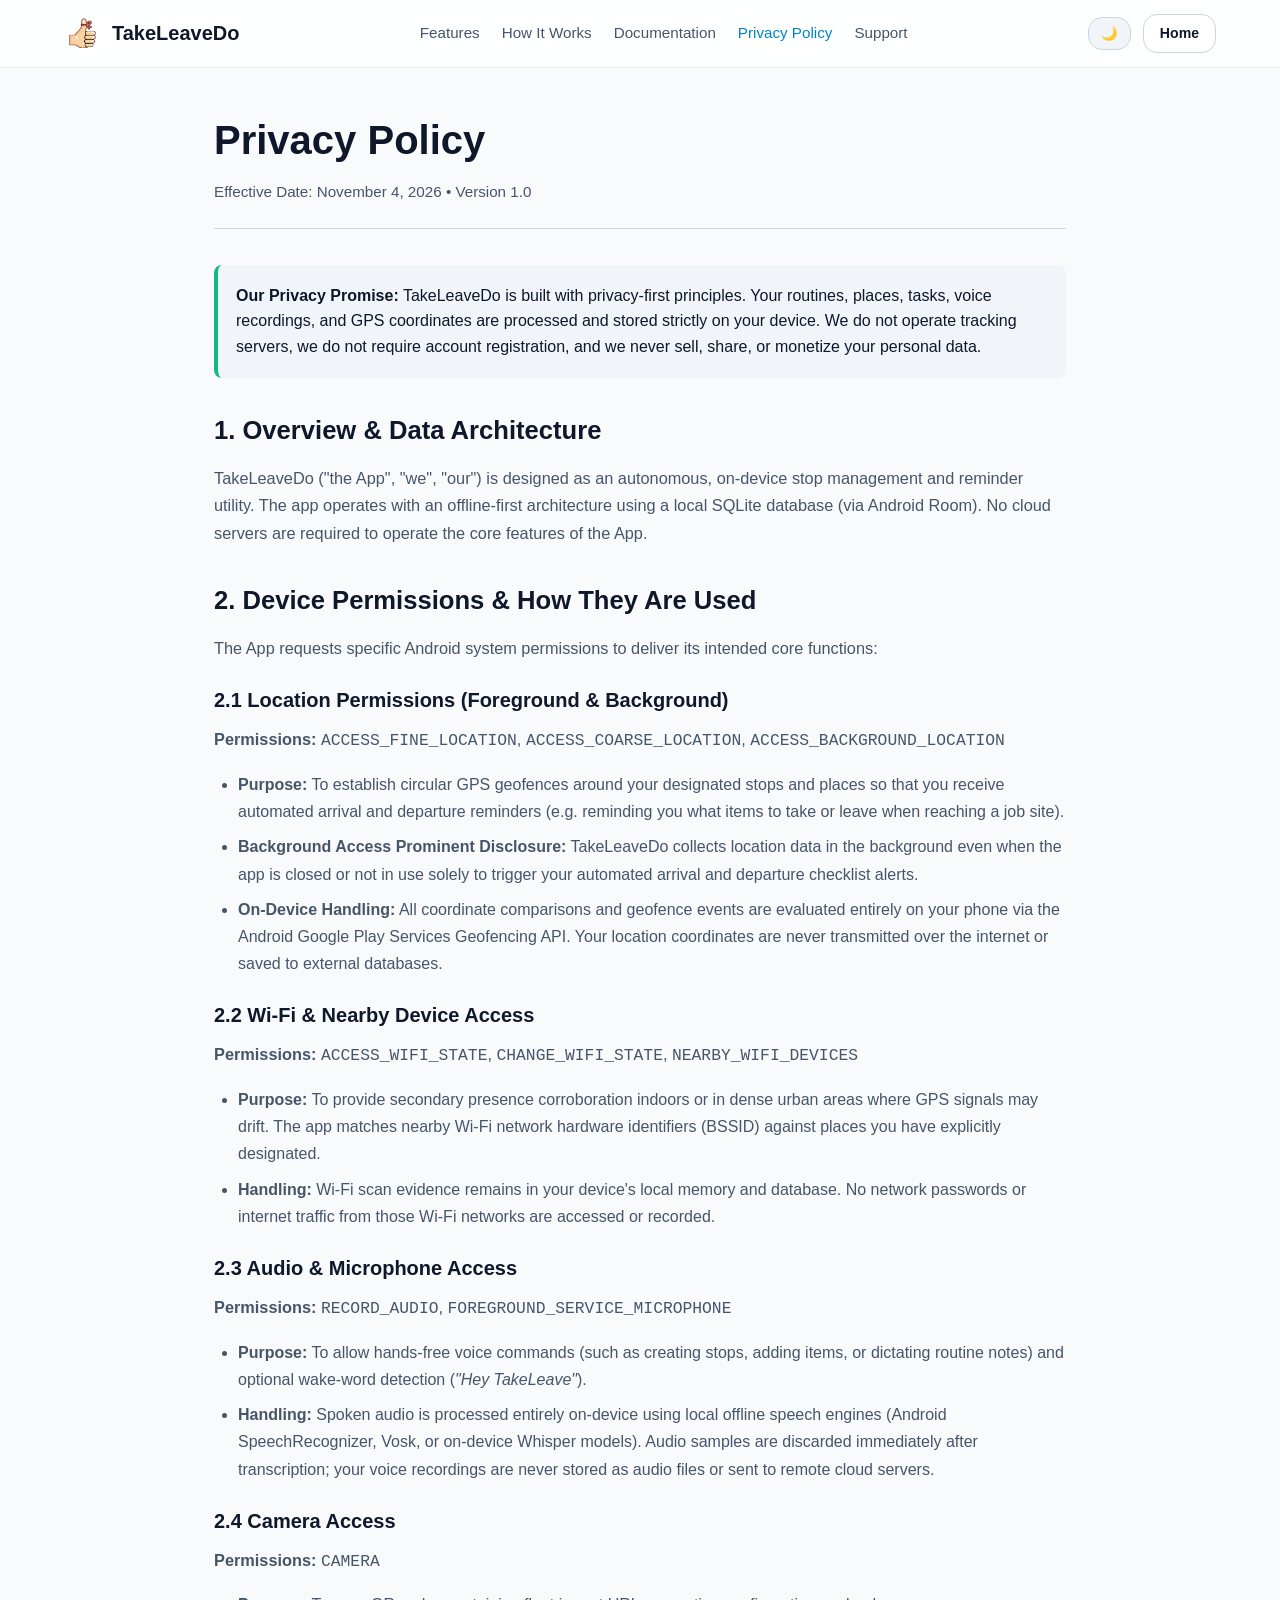
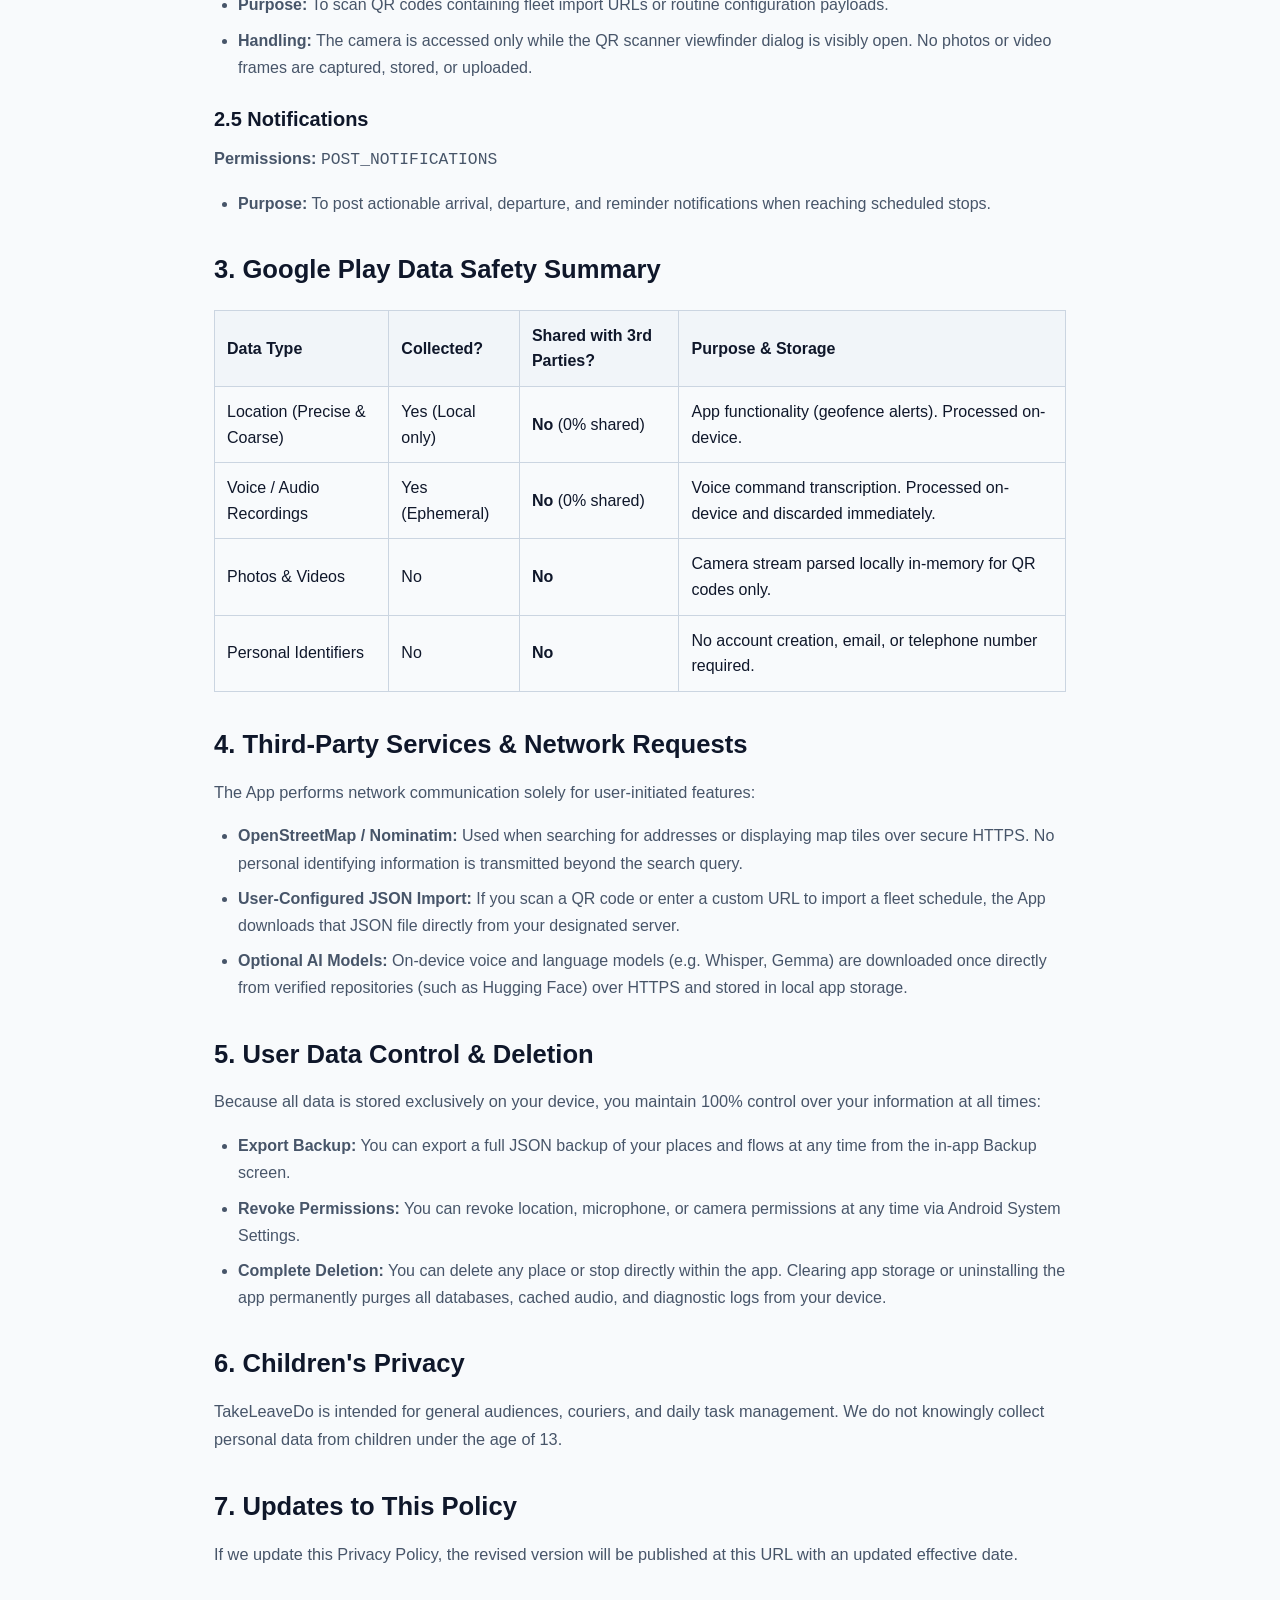
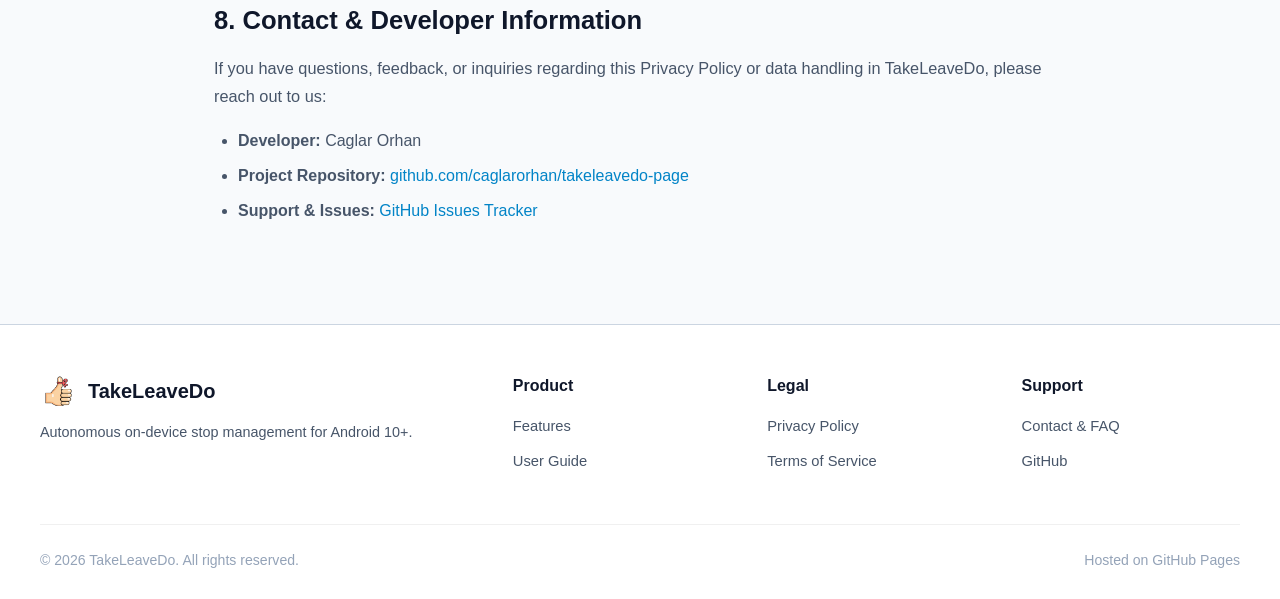
<file: privacy.html>
<!DOCTYPE html>
<html lang="en" data-theme="dark">
<head>
  <meta charset="UTF-8" />
  <meta name="viewport" content="width=device-width, initial-scale=1.0" />
  <title>Privacy Policy — TakeLeaveDo</title>
  <meta name="description" content="Privacy Policy for the TakeLeaveDo Android application. 100% on-device data processing, zero telemetry, and complete data sovereignty." />
  <link rel="icon" type="image/png" href="assets/img/app_logo.png" />
  <link rel="stylesheet" href="assets/css/style.css" />
</head>
<body>

  <!-- Site Navigation -->
  <header class="site-header">
    <div class="nav-container">
      <a href="index.html" class="brand">
        <img src="assets/img/app_logo.png" alt="TakeLeaveDo Logo" />
        <span>TakeLeaveDo</span>
      </a>
      <nav class="main-nav">
        <a href="index.html#features">Features</a>
        <a href="index.html#how-it-works">How It Works</a>
        <a href="docs.html">Documentation</a>
        <a href="privacy.html" class="active">Privacy Policy</a>
        <a href="support.html">Support</a>
      </nav>
      <div class="nav-actions">
        <button id="theme-toggle" class="btn-icon" aria-label="Toggle Theme">☀️</button>
        <a href="index.html" class="btn btn-outline" style="padding: 7px 16px; font-size: 0.88rem;">Home</a>
      </div>
    </div>
  </header>

  <main class="page-container">
    <div class="page-header">
      <h1>Privacy Policy</h1>
      <p class="meta">Effective Date: November 4, 2026 &bull; Version 1.0</p>
    </div>

    <div class="page-content">
      <div class="callout-box success">
        <strong>Our Privacy Promise:</strong> TakeLeaveDo is built with privacy-first principles. Your routines, places, tasks, voice recordings, and GPS coordinates are processed and stored strictly on your device. We do not operate tracking servers, we do not require account registration, and we never sell, share, or monetize your personal data.
      </div>

      <h2>1. Overview & Data Architecture</h2>
      <p>
        TakeLeaveDo ("the App", "we", "our") is designed as an autonomous, on-device stop management and reminder utility. The app operates with an offline-first architecture using a local SQLite database (via Android Room). No cloud servers are required to operate the core features of the App.
      </p>

      <h2 id="permissions">2. Device Permissions & How They Are Used</h2>
      <p>The App requests specific Android system permissions to deliver its intended core functions:</p>

      <h3>2.1 Location Permissions (Foreground & Background)</h3>
      <p>
        <strong>Permissions:</strong> <code>ACCESS_FINE_LOCATION</code>, <code>ACCESS_COARSE_LOCATION</code>, <code>ACCESS_BACKGROUND_LOCATION</code>
      </p>
      <ul>
        <li><strong>Purpose:</strong> To establish circular GPS geofences around your designated stops and places so that you receive automated arrival and departure reminders (e.g. reminding you what items to take or leave when reaching a job site).</li>
        <li><strong>Background Access Prominent Disclosure:</strong> TakeLeaveDo collects location data in the background even when the app is closed or not in use solely to trigger your automated arrival and departure checklist alerts.</li>
        <li><strong>On-Device Handling:</strong> All coordinate comparisons and geofence events are evaluated entirely on your phone via the Android Google Play Services Geofencing API. Your location coordinates are never transmitted over the internet or saved to external databases.</li>
      </ul>

      <h3>2.2 Wi-Fi & Nearby Device Access</h3>
      <p>
        <strong>Permissions:</strong> <code>ACCESS_WIFI_STATE</code>, <code>CHANGE_WIFI_STATE</code>, <code>NEARBY_WIFI_DEVICES</code>
      </p>
      <ul>
        <li><strong>Purpose:</strong> To provide secondary presence corroboration indoors or in dense urban areas where GPS signals may drift. The app matches nearby Wi-Fi network hardware identifiers (BSSID) against places you have explicitly designated.</li>
        <li><strong>Handling:</strong> Wi-Fi scan evidence remains in your device's local memory and database. No network passwords or internet traffic from those Wi-Fi networks are accessed or recorded.</li>
      </ul>

      <h3>2.3 Audio & Microphone Access</h3>
      <p>
        <strong>Permissions:</strong> <code>RECORD_AUDIO</code>, <code>FOREGROUND_SERVICE_MICROPHONE</code>
      </p>
      <ul>
        <li><strong>Purpose:</strong> To allow hands-free voice commands (such as creating stops, adding items, or dictating routine notes) and optional wake-word detection (<em>"Hey TakeLeave"</em>).</li>
        <li><strong>Handling:</strong> Spoken audio is processed entirely on-device using local offline speech engines (Android SpeechRecognizer, Vosk, or on-device Whisper models). Audio samples are discarded immediately after transcription; your voice recordings are never stored as audio files or sent to remote cloud servers.</li>
      </ul>

      <h3>2.4 Camera Access</h3>
      <p>
        <strong>Permissions:</strong> <code>CAMERA</code>
      </p>
      <ul>
        <li><strong>Purpose:</strong> To scan QR codes containing fleet import URLs or routine configuration payloads.</li>
        <li><strong>Handling:</strong> The camera is accessed only while the QR scanner viewfinder dialog is visibly open. No photos or video frames are captured, stored, or uploaded.</li>
      </ul>

      <h3>2.5 Notifications</h3>
      <p>
        <strong>Permissions:</strong> <code>POST_NOTIFICATIONS</code>
      </p>
      <ul>
        <li><strong>Purpose:</strong> To post actionable arrival, departure, and reminder notifications when reaching scheduled stops.</li>
      </ul>

      <h2 id="data-safety">3. Google Play Data Safety Summary</h2>
      <table style="width: 100%; border-collapse: collapse; margin: 20px 0; border: 1px solid var(--border);">
        <thead>
          <tr style="background: var(--bg-card); text-align: left;">
            <th style="padding: 12px; border: 1px solid var(--border);">Data Type</th>
            <th style="padding: 12px; border: 1px solid var(--border);">Collected?</th>
            <th style="padding: 12px; border: 1px solid var(--border);">Shared with 3rd Parties?</th>
            <th style="padding: 12px; border: 1px solid var(--border);">Purpose & Storage</th>
          </tr>
        </thead>
        <tbody>
          <tr>
            <td style="padding: 12px; border: 1px solid var(--border);">Location (Precise & Coarse)</td>
            <td style="padding: 12px; border: 1px solid var(--border);">Yes (Local only)</td>
            <td style="padding: 12px; border: 1px solid var(--border);"><strong>No</strong> (0% shared)</td>
            <td style="padding: 12px; border: 1px solid var(--border);">App functionality (geofence alerts). Processed on-device.</td>
          </tr>
          <tr>
            <td style="padding: 12px; border: 1px solid var(--border);">Voice / Audio Recordings</td>
            <td style="padding: 12px; border: 1px solid var(--border);">Yes (Ephemeral)</td>
            <td style="padding: 12px; border: 1px solid var(--border);"><strong>No</strong> (0% shared)</td>
            <td style="padding: 12px; border: 1px solid var(--border);">Voice command transcription. Processed on-device and discarded immediately.</td>
          </tr>
          <tr>
            <td style="padding: 12px; border: 1px solid var(--border);">Photos & Videos</td>
            <td style="padding: 12px; border: 1px solid var(--border);">No</td>
            <td style="padding: 12px; border: 1px solid var(--border);"><strong>No</strong></td>
            <td style="padding: 12px; border: 1px solid var(--border);">Camera stream parsed locally in-memory for QR codes only.</td>
          </tr>
          <tr>
            <td style="padding: 12px; border: 1px solid var(--border);">Personal Identifiers</td>
            <td style="padding: 12px; border: 1px solid var(--border);">No</td>
            <td style="padding: 12px; border: 1px solid var(--border);"><strong>No</strong></td>
            <td style="padding: 12px; border: 1px solid var(--border);">No account creation, email, or telephone number required.</td>
          </tr>
        </tbody>
      </table>

      <h2>4. Third-Party Services & Network Requests</h2>
      <p>
        The App performs network communication solely for user-initiated features:
      </p>
      <ul>
        <li><strong>OpenStreetMap / Nominatim:</strong> Used when searching for addresses or displaying map tiles over secure HTTPS. No personal identifying information is transmitted beyond the search query.</li>
        <li><strong>User-Configured JSON Import:</strong> If you scan a QR code or enter a custom URL to import a fleet schedule, the App downloads that JSON file directly from your designated server.</li>
        <li><strong>Optional AI Models:</strong> On-device voice and language models (e.g. Whisper, Gemma) are downloaded once directly from verified repositories (such as Hugging Face) over HTTPS and stored in local app storage.</li>
      </ul>

      <h2>5. User Data Control & Deletion</h2>
      <p>
        Because all data is stored exclusively on your device, you maintain 100% control over your information at all times:
      </p>
      <ul>
        <li><strong>Export Backup:</strong> You can export a full JSON backup of your places and flows at any time from the in-app Backup screen.</li>
        <li><strong>Revoke Permissions:</strong> You can revoke location, microphone, or camera permissions at any time via Android System Settings.</li>
        <li><strong>Complete Deletion:</strong> You can delete any place or stop directly within the app. Clearing app storage or uninstalling the app permanently purges all databases, cached audio, and diagnostic logs from your device.</li>
      </ul>

      <h2>6. Children's Privacy</h2>
      <p>
        TakeLeaveDo is intended for general audiences, couriers, and daily task management. We do not knowingly collect personal data from children under the age of 13.
      </p>

      <h2>7. Updates to This Policy</h2>
      <p>
        If we update this Privacy Policy, the revised version will be published at this URL with an updated effective date.
      </p>

      <h2>8. Contact & Developer Information</h2>
      <p>
        If you have questions, feedback, or inquiries regarding this Privacy Policy or data handling in TakeLeaveDo, please reach out to us:
      </p>
      <ul>
        <li><strong>Developer:</strong> Caglar Orhan</li>
        <li><strong>Project Repository:</strong> <a href="https://github.com/caglarorhan/takeleavedo-page" target="_blank" rel="noopener">github.com/caglarorhan/takeleavedo-page</a></li>
        <li><strong>Support & Issues:</strong> <a href="https://github.com/caglarorhan/takeleavedo-page/issues" target="_blank" rel="noopener">GitHub Issues Tracker</a></li>
      </ul>
    </div>
  </main>

  <footer class="site-footer">
    <div class="footer-container">
      <div class="footer-col">
        <div class="brand" style="margin-bottom: 12px;">
          <img src="assets/img/app_logo.png" alt="Logo" />
          <span>TakeLeaveDo</span>
        </div>
        <p style="color: var(--text-muted); font-size: 0.9rem;">
          Autonomous on-device stop management for Android 10+.
        </p>
      </div>
      <div class="footer-col">
        <h4>Product</h4>
        <ul>
          <li><a href="index.html#features">Features</a></li>
          <li><a href="docs.html">User Guide</a></li>
        </ul>
      </div>
      <div class="footer-col">
        <h4>Legal</h4>
        <ul>
          <li><a href="privacy.html">Privacy Policy</a></li>
          <li><a href="terms.html">Terms of Service</a></li>
        </ul>
      </div>
      <div class="footer-col">
        <h4>Support</h4>
        <ul>
          <li><a href="support.html">Contact & FAQ</a></li>
          <li><a href="https://github.com/caglarorhan/takeleavedo-page" target="_blank" rel="noopener">GitHub</a></li>
        </ul>
      </div>
    </div>
    <div class="footer-bottom">
      <div>&copy; 2026 TakeLeaveDo. All rights reserved.</div>
      <div>Hosted on GitHub Pages</div>
    </div>
  </footer>

  <script src="assets/js/main.js"></script>
</body>
</html>
</file>
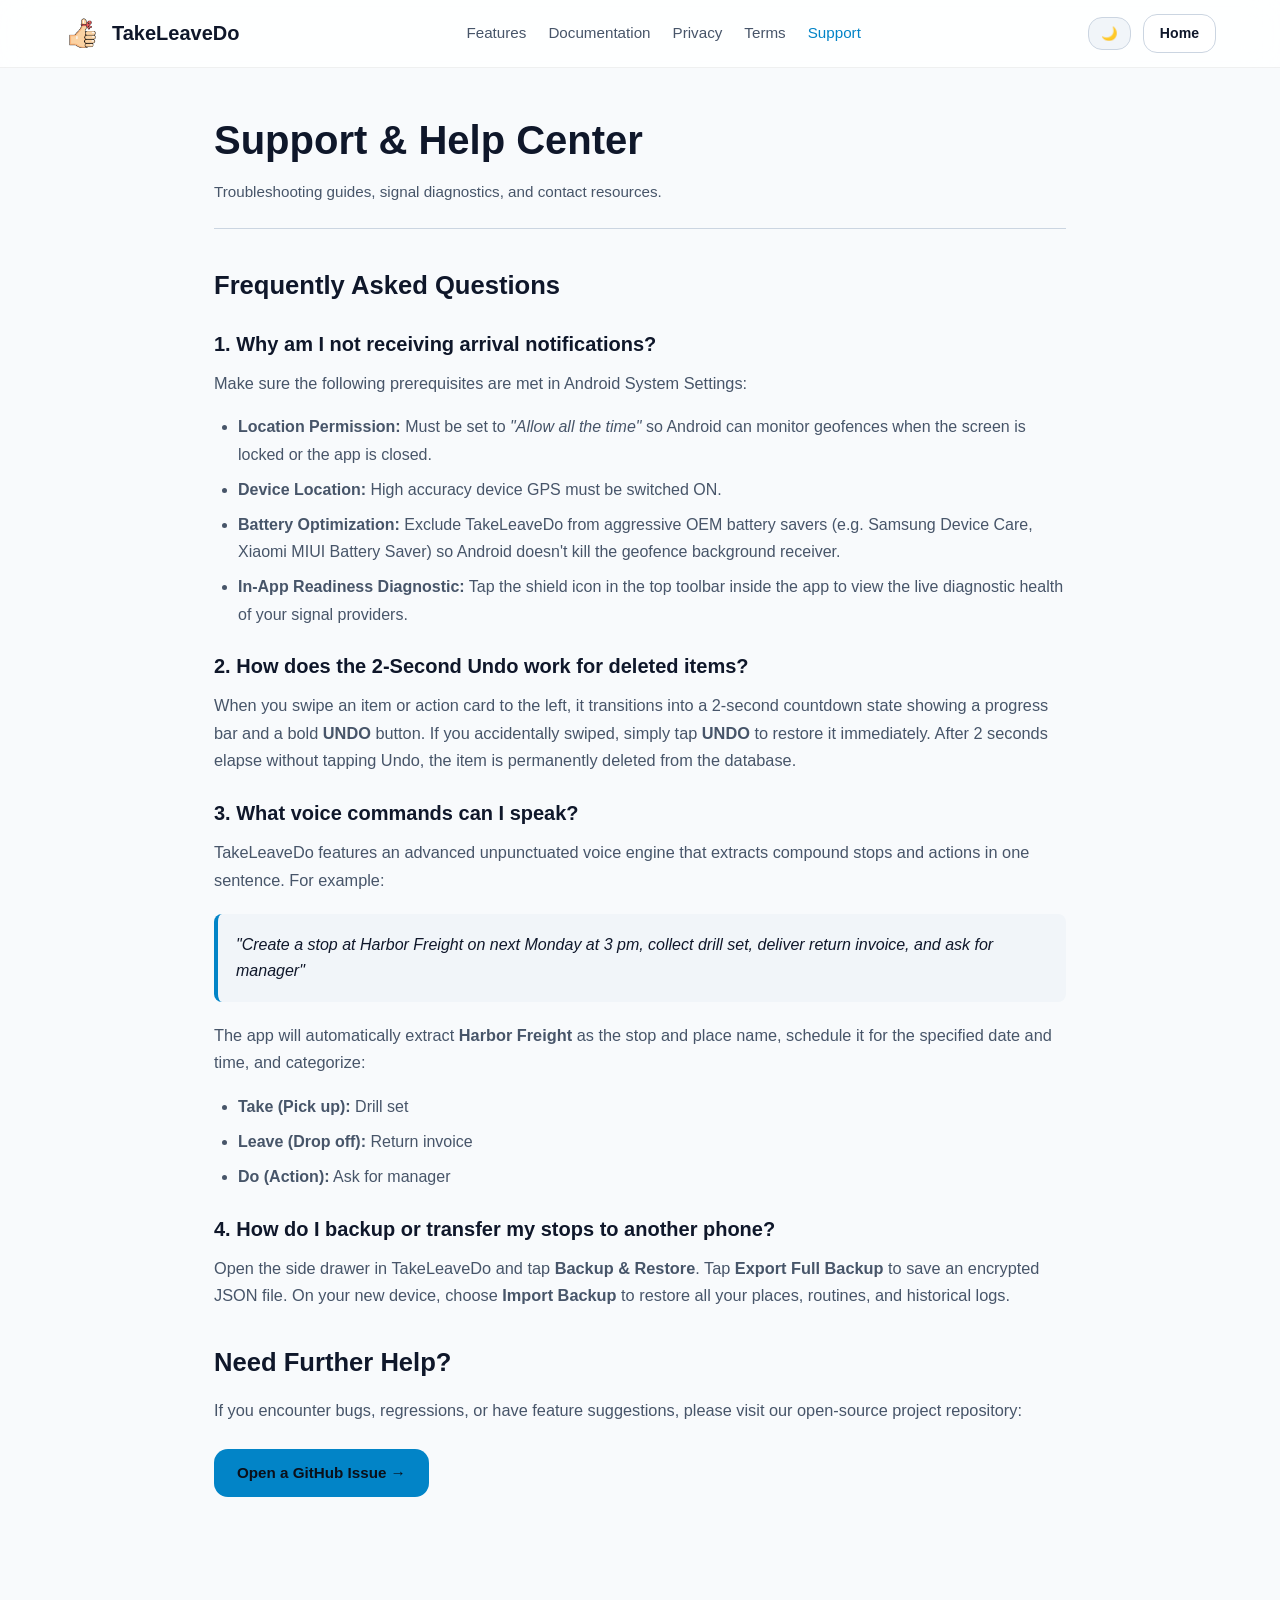
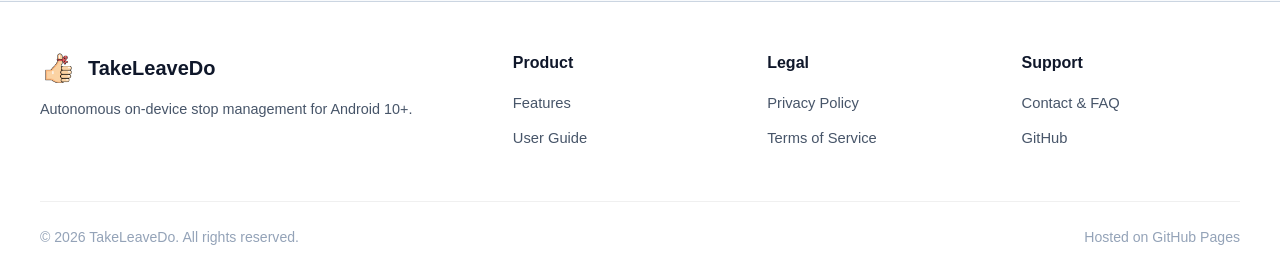
<file: support.html>
<!DOCTYPE html>
<html lang="en" data-theme="dark">
<head>
  <meta charset="UTF-8" />
  <meta name="viewport" content="width=device-width, initial-scale=1.0" />
  <title>Support & Help Center — TakeLeaveDo</title>
  <meta name="description" content="Support, troubleshooting, and frequently asked questions for TakeLeaveDo Android application." />
  <link rel="icon" type="image/png" href="assets/img/app_logo.png" />
  <link rel="stylesheet" href="assets/css/style.css" />
</head>
<body>

  <!-- Site Navigation -->
  <header class="site-header">
    <div class="nav-container">
      <a href="index.html" class="brand">
        <img src="assets/img/app_logo.png" alt="TakeLeaveDo Logo" />
        <span>TakeLeaveDo</span>
      </a>
      <nav class="main-nav">
        <a href="index.html#features">Features</a>
        <a href="docs.html">Documentation</a>
        <a href="privacy.html">Privacy</a>
        <a href="terms.html">Terms</a>
        <a href="support.html" class="active">Support</a>
      </nav>
      <div class="nav-actions">
        <button id="theme-toggle" class="btn-icon" aria-label="Toggle Theme">☀️</button>
        <a href="index.html" class="btn btn-outline" style="padding: 7px 16px; font-size: 0.88rem;">Home</a>
      </div>
    </div>
  </header>

  <main class="page-container">
    <div class="page-header">
      <h1>Support & Help Center</h1>
      <p class="meta">Troubleshooting guides, signal diagnostics, and contact resources.</p>
    </div>

    <div class="page-content">
      <h2>Frequently Asked Questions</h2>

      <h3>1. Why am I not receiving arrival notifications?</h3>
      <p>
        Make sure the following prerequisites are met in Android System Settings:
      </p>
      <ul>
        <li><strong>Location Permission:</strong> Must be set to <em>"Allow all the time"</em> so Android can monitor geofences when the screen is locked or the app is closed.</li>
        <li><strong>Device Location:</strong> High accuracy device GPS must be switched ON.</li>
        <li><strong>Battery Optimization:</strong> Exclude TakeLeaveDo from aggressive OEM battery savers (e.g. Samsung Device Care, Xiaomi MIUI Battery Saver) so Android doesn't kill the geofence background receiver.</li>
        <li><strong>In-App Readiness Diagnostic:</strong> Tap the shield icon in the top toolbar inside the app to view the live diagnostic health of your signal providers.</li>
      </ul>

      <h3>2. How does the 2-Second Undo work for deleted items?</h3>
      <p>
        When you swipe an item or action card to the left, it transitions into a 2-second countdown state showing a progress bar and a bold <strong>UNDO</strong> button. If you accidentally swiped, simply tap <strong>UNDO</strong> to restore it immediately. After 2 seconds elapse without tapping Undo, the item is permanently deleted from the database.
      </p>

      <h3>3. What voice commands can I speak?</h3>
      <p>
        TakeLeaveDo features an advanced unpunctuated voice engine that extracts compound stops and actions in one sentence. For example:
      </p>
      <div class="callout-box">
        <em>"Create a stop at Harbor Freight on next Monday at 3 pm, collect drill set, deliver return invoice, and ask for manager"</em>
      </div>
      <p>
        The app will automatically extract <strong>Harbor Freight</strong> as the stop and place name, schedule it for the specified date and time, and categorize:
      </p>
      <ul>
        <li><strong>Take (Pick up):</strong> Drill set</li>
        <li><strong>Leave (Drop off):</strong> Return invoice</li>
        <li><strong>Do (Action):</strong> Ask for manager</li>
      </ul>

      <h3>4. How do I backup or transfer my stops to another phone?</h3>
      <p>
        Open the side drawer in TakeLeaveDo and tap <strong>Backup & Restore</strong>. Tap <strong>Export Full Backup</strong> to save an encrypted JSON file. On your new device, choose <strong>Import Backup</strong> to restore all your places, routines, and historical logs.
      </p>

      <h2>Need Further Help?</h2>
      <p>
        If you encounter bugs, regressions, or have feature suggestions, please visit our open-source project repository:
      </p>
      <div style="margin: 24px 0;">
        <a href="https://github.com/caglarorhan/takeleavedo-page/issues" target="_blank" rel="noopener" class="btn btn-primary">
          Open a GitHub Issue &rarr;
        </a>
      </div>
    </div>
  </main>

  <footer class="site-footer">
    <div class="footer-container">
      <div class="footer-col">
        <div class="brand" style="margin-bottom: 12px;">
          <img src="assets/img/app_logo.png" alt="Logo" />
          <span>TakeLeaveDo</span>
        </div>
        <p style="color: var(--text-muted); font-size: 0.9rem;">
          Autonomous on-device stop management for Android 10+.
        </p>
      </div>
      <div class="footer-col">
        <h4>Product</h4>
        <ul>
          <li><a href="index.html#features">Features</a></li>
          <li><a href="docs.html">User Guide</a></li>
        </ul>
      </div>
      <div class="footer-col">
        <h4>Legal</h4>
        <ul>
          <li><a href="privacy.html">Privacy Policy</a></li>
          <li><a href="terms.html">Terms of Service</a></li>
        </ul>
      </div>
      <div class="footer-col">
        <h4>Support</h4>
        <ul>
          <li><a href="support.html">Contact & FAQ</a></li>
          <li><a href="https://github.com/caglarorhan/takeleavedo-page" target="_blank" rel="noopener">GitHub</a></li>
        </ul>
      </div>
    </div>
    <div class="footer-bottom">
      <div>&copy; 2026 TakeLeaveDo. All rights reserved.</div>
      <div>Hosted on GitHub Pages</div>
    </div>
  </footer>

  <script src="assets/js/main.js"></script>
</body>
</html>
</file>
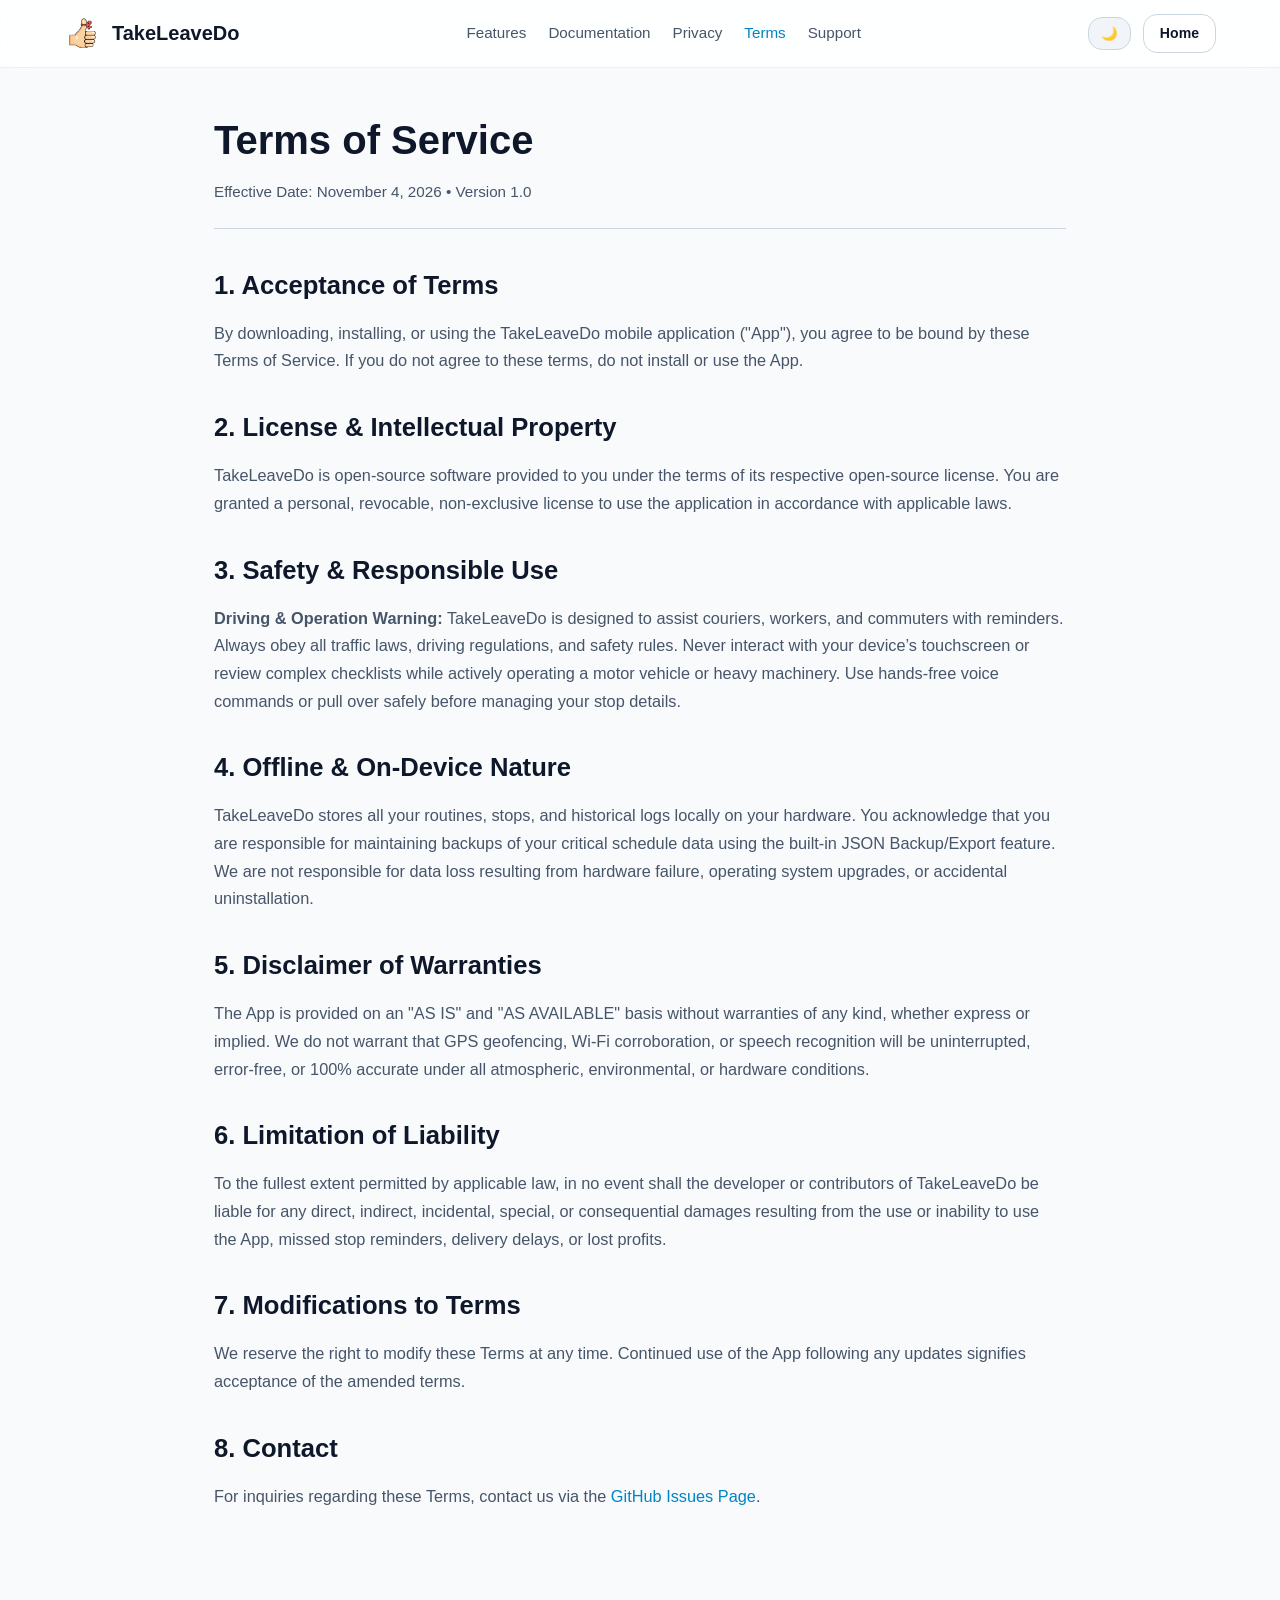
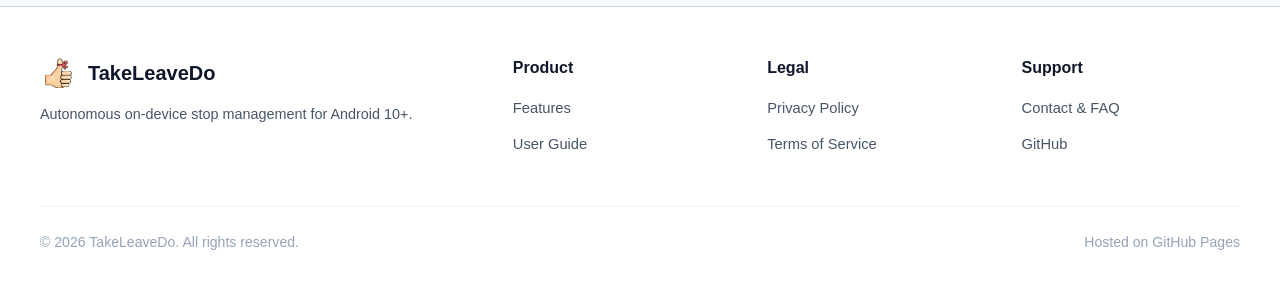
<file: terms.html>
<!DOCTYPE html>
<html lang="en" data-theme="dark">
<head>
  <meta charset="UTF-8" />
  <meta name="viewport" content="width=device-width, initial-scale=1.0" />
  <title>Terms of Service — TakeLeaveDo</title>
  <meta name="description" content="Terms of Service for using the TakeLeaveDo Android application." />
  <link rel="icon" type="image/png" href="assets/img/app_logo.png" />
  <link rel="stylesheet" href="assets/css/style.css" />
</head>
<body>

  <!-- Site Navigation -->
  <header class="site-header">
    <div class="nav-container">
      <a href="index.html" class="brand">
        <img src="assets/img/app_logo.png" alt="TakeLeaveDo Logo" />
        <span>TakeLeaveDo</span>
      </a>
      <nav class="main-nav">
        <a href="index.html#features">Features</a>
        <a href="docs.html">Documentation</a>
        <a href="privacy.html">Privacy</a>
        <a href="terms.html" class="active">Terms</a>
        <a href="support.html">Support</a>
      </nav>
      <div class="nav-actions">
        <button id="theme-toggle" class="btn-icon" aria-label="Toggle Theme">☀️</button>
        <a href="index.html" class="btn btn-outline" style="padding: 7px 16px; font-size: 0.88rem;">Home</a>
      </div>
    </div>
  </header>

  <main class="page-container">
    <div class="page-header">
      <h1>Terms of Service</h1>
      <p class="meta">Effective Date: November 4, 2026 &bull; Version 1.0</p>
    </div>

    <div class="page-content">
      <h2>1. Acceptance of Terms</h2>
      <p>
        By downloading, installing, or using the TakeLeaveDo mobile application ("App"), you agree to be bound by these Terms of Service. If you do not agree to these terms, do not install or use the App.
      </p>

      <h2>2. License & Intellectual Property</h2>
      <p>
        TakeLeaveDo is open-source software provided to you under the terms of its respective open-source license. You are granted a personal, revocable, non-exclusive license to use the application in accordance with applicable laws.
      </p>

      <h2>3. Safety & Responsible Use</h2>
      <p>
        <strong>Driving & Operation Warning:</strong> TakeLeaveDo is designed to assist couriers, workers, and commuters with reminders. Always obey all traffic laws, driving regulations, and safety rules. Never interact with your device’s touchscreen or review complex checklists while actively operating a motor vehicle or heavy machinery. Use hands-free voice commands or pull over safely before managing your stop details.
      </p>

      <h2>4. Offline & On-Device Nature</h2>
      <p>
        TakeLeaveDo stores all your routines, stops, and historical logs locally on your hardware. You acknowledge that you are responsible for maintaining backups of your critical schedule data using the built-in JSON Backup/Export feature. We are not responsible for data loss resulting from hardware failure, operating system upgrades, or accidental uninstallation.
      </p>

      <h2>5. Disclaimer of Warranties</h2>
      <p>
        The App is provided on an "AS IS" and "AS AVAILABLE" basis without warranties of any kind, whether express or implied. We do not warrant that GPS geofencing, Wi-Fi corroboration, or speech recognition will be uninterrupted, error-free, or 100% accurate under all atmospheric, environmental, or hardware conditions.
      </p>

      <h2>6. Limitation of Liability</h2>
      <p>
        To the fullest extent permitted by applicable law, in no event shall the developer or contributors of TakeLeaveDo be liable for any direct, indirect, incidental, special, or consequential damages resulting from the use or inability to use the App, missed stop reminders, delivery delays, or lost profits.
      </p>

      <h2>7. Modifications to Terms</h2>
      <p>
        We reserve the right to modify these Terms at any time. Continued use of the App following any updates signifies acceptance of the amended terms.
      </p>

      <h2>8. Contact</h2>
      <p>
        For inquiries regarding these Terms, contact us via the <a href="https://github.com/caglarorhan/takeleavedo-page/issues" target="_blank" rel="noopener">GitHub Issues Page</a>.
      </p>
    </div>
  </main>

  <footer class="site-footer">
    <div class="footer-container">
      <div class="footer-col">
        <div class="brand" style="margin-bottom: 12px;">
          <img src="assets/img/app_logo.png" alt="Logo" />
          <span>TakeLeaveDo</span>
        </div>
        <p style="color: var(--text-muted); font-size: 0.9rem;">
          Autonomous on-device stop management for Android 10+.
        </p>
      </div>
      <div class="footer-col">
        <h4>Product</h4>
        <ul>
          <li><a href="index.html#features">Features</a></li>
          <li><a href="docs.html">User Guide</a></li>
        </ul>
      </div>
      <div class="footer-col">
        <h4>Legal</h4>
        <ul>
          <li><a href="privacy.html">Privacy Policy</a></li>
          <li><a href="terms.html">Terms of Service</a></li>
        </ul>
      </div>
      <div class="footer-col">
        <h4>Support</h4>
        <ul>
          <li><a href="support.html">Contact & FAQ</a></li>
          <li><a href="https://github.com/caglarorhan/takeleavedo-page" target="_blank" rel="noopener">GitHub</a></li>
        </ul>
      </div>
    </div>
    <div class="footer-bottom">
      <div>&copy; 2026 TakeLeaveDo. All rights reserved.</div>
      <div>Hosted on GitHub Pages</div>
    </div>
  </footer>

  <script src="assets/js/main.js"></script>
</body>
</html>
</file>
<file: assets/css/style.css>
/* TakeLeaveDo Official Web & Documentation Stylesheet */
:root {
  --bg-main: #0b0f19;
  --bg-surface: #111827;
  --bg-card: #1f293d;
  --bg-card-hover: #26334d;
  --bg-code: #070a12;
  --text-main: #f3f4f6;
  --text-muted: #9ca3af;
  --text-dim: #6b7280;
  --primary: #38bdf8;
  --primary-hover: #0284c7;
  --primary-glow: rgba(56, 189, 248, 0.25);
  --success: #10b981;
  --success-glow: rgba(16, 185, 129, 0.2);
  --warning: #f59e0b;
  --danger: #ef4444;
  --purple: #8b5cf6;
  --border: #374151;
  --border-light: rgba(255, 255, 255, 0.08);
  --radius-sm: 8px;
  --radius-md: 14px;
  --radius-lg: 20px;
  --radius-full: 9999px;
  --shadow: 0 10px 25px -5px rgba(0, 0, 0, 0.4), 0 8px 10px -6px rgba(0, 0, 0, 0.3);
  --max-w: 1200px;
  --transition: all 0.25s cubic-bezier(0.16, 1, 0.3, 1);
}

[data-theme="light"] {
  --bg-main: #f8fafc;
  --bg-surface: #ffffff;
  --bg-card: #f1f5f9;
  --bg-card-hover: #e2e8f0;
  --bg-code: #1e293b;
  --text-main: #0f172a;
  --text-muted: #475569;
  --text-dim: #94a3b8;
  --primary: #0284c7;
  --primary-hover: #0369a1;
  --primary-glow: rgba(2, 132, 199, 0.15);
  --border: #cbd5e1;
  --border-light: rgba(0, 0, 0, 0.06);
  --shadow: 0 10px 20px -5px rgba(0, 0, 0, 0.08);
}

* {
  box-sizing: border-box;
  margin: 0;
  padding: 0;
}

html {
  scroll-behavior: smooth;
  font-family: -apple-system, BlinkMacSystemFont, "Segoe UI", Roboto, Oxygen, Ubuntu, Cantarell, "Open Sans", sans-serif;
  background-color: var(--bg-main);
  color: var(--text-main);
  line-height: 1.6;
}

body {
  min-height: 100vh;
  display: flex;
  flex-direction: column;
}

a {
  color: var(--primary);
  text-decoration: none;
  transition: var(--transition);
}

a:hover {
  text-decoration: underline;
}

/* Header & Nav */
header.site-header {
  position: sticky;
  top: 0;
  z-index: 100;
  backdrop-filter: blur(16px);
  -webkit-backdrop-filter: blur(16px);
  background-color: rgba(11, 15, 25, 0.82);
  border-bottom: 1px solid var(--border-light);
  transition: var(--transition);
}

[data-theme="light"] header.site-header {
  background-color: rgba(255, 255, 255, 0.85);
}

.nav-container {
  max-width: var(--max-w);
  margin: 0 auto;
  display: flex;
  align-items: center;
  justify-content: space-between;
  padding: 14px 24px;
}

.brand {
  display: flex;
  align-items: center;
  gap: 12px;
  font-size: 1.25rem;
  font-weight: 700;
  color: var(--text-main);
  text-decoration: none !important;
}

.brand img {
  width: 36px;
  height: 36px;
  border-radius: var(--radius-sm);
}

.brand span.tag {
  font-size: 0.72rem;
  background: var(--primary-glow);
  color: var(--primary);
  padding: 2px 8px;
  border-radius: var(--radius-full);
  font-weight: 600;
  letter-spacing: 0.5px;
}

nav.main-nav {
  display: flex;
  align-items: center;
  gap: 22px;
}

nav.main-nav a {
  color: var(--text-muted);
  font-size: 0.95rem;
  font-weight: 500;
}

nav.main-nav a:hover, nav.main-nav a.active {
  color: var(--primary);
  text-decoration: none;
}

.nav-actions {
  display: flex;
  align-items: center;
  gap: 12px;
}

.btn-icon {
  background: var(--bg-card);
  border: 1px solid var(--border);
  color: var(--text-main);
  padding: 8px 12px;
  border-radius: var(--radius-md);
  cursor: pointer;
  display: inline-flex;
  align-items: center;
  justify-content: center;
  transition: var(--transition);
}

.btn-icon:hover {
  background: var(--bg-card-hover);
}

/* Buttons */
.btn {
  display: inline-flex;
  align-items: center;
  justify-content: center;
  gap: 8px;
  padding: 11px 22px;
  font-size: 0.95rem;
  font-weight: 600;
  border-radius: var(--radius-md);
  cursor: pointer;
  transition: var(--transition);
  text-decoration: none !important;
  border: 1px solid transparent;
}

.btn-primary {
  background-color: var(--primary);
  color: #0b0f19;
}

.btn-primary:hover {
  background-color: var(--primary-hover);
  color: #ffffff;
  transform: translateY(-2px);
  box-shadow: 0 4px 18px var(--primary-glow);
}

.btn-outline {
  background: var(--bg-surface);
  border-color: var(--border);
  color: var(--text-main);
}

.btn-outline:hover {
  background: var(--bg-card);
  border-color: var(--primary);
  color: var(--primary);
  transform: translateY(-2px);
}

/* Hero Section */
.hero {
  padding: 80px 24px 60px;
  max-width: var(--max-w);
  margin: 0 auto;
  display: grid;
  grid-template-columns: 1.15fr 0.85fr;
  align-items: center;
  gap: 48px;
}

.hero-badge {
  display: inline-flex;
  align-items: center;
  gap: 8px;
  background: var(--primary-glow);
  border: 1px solid rgba(56, 189, 248, 0.4);
  color: var(--primary);
  padding: 6px 14px;
  border-radius: var(--radius-full);
  font-size: 0.85rem;
  font-weight: 600;
  margin-bottom: 24px;
}

.hero h1 {
  font-size: 3rem;
  line-height: 1.18;
  font-weight: 800;
  margin-bottom: 20px;
  letter-spacing: -0.02em;
}

.hero h1 span.gradient-text {
  background: linear-gradient(135deg, var(--primary) 0%, #a855f7 100%);
  -webkit-background-clip: text;
  -webkit-text-fill-color: transparent;
}

.hero p.lead {
  font-size: 1.18rem;
  color: var(--text-muted);
  line-height: 1.6;
  margin-bottom: 32px;
}

.hero-buttons {
  display: flex;
  flex-wrap: wrap;
  gap: 14px;
  margin-bottom: 32px;
}

.hero-features-list {
  display: flex;
  flex-wrap: wrap;
  gap: 18px;
  list-style: none;
  font-size: 0.9rem;
  color: var(--text-muted);
}

.hero-features-list li {
  display: flex;
  align-items: center;
  gap: 6px;
}

.hero-mockup {
  position: relative;
  display: flex;
  justify-content: center;
}

.phone-frame {
  width: 320px;
  border-radius: 36px;
  padding: 12px;
  background: #1e293b;
  border: 4px solid #334155;
  box-shadow: var(--shadow), 0 0 50px rgba(56, 189, 248, 0.15);
  transition: var(--transition);
}

.phone-frame:hover {
  transform: translateY(-4px);
}

.phone-screen {
  border-radius: 28px;
  overflow: hidden;
  background: #000;
}

.phone-screen img {
  width: 100%;
  display: block;
}

/* Feature Grid */
.features-section {
  padding: 80px 24px;
  background-color: var(--bg-surface);
  border-top: 1px solid var(--border-light);
  border-bottom: 1px solid var(--border-light);
}

.section-container {
  max-width: var(--max-w);
  margin: 0 auto;
}

.section-header {
  text-align: center;
  max-width: 680px;
  margin: 0 auto 56px;
}

.section-header h2 {
  font-size: 2.25rem;
  font-weight: 700;
  margin-bottom: 14px;
}

.section-header p {
  color: var(--text-muted);
  font-size: 1.05rem;
}

.features-grid {
  display: grid;
  grid-template-columns: repeat(auto-fit, minmax(320px, 1fr));
  gap: 24px;
}

.feature-card {
  background: var(--bg-card);
  border: 1px solid var(--border);
  border-radius: var(--radius-lg);
  padding: 28px;
  transition: var(--transition);
}

.feature-card:hover {
  background: var(--bg-card-hover);
  border-color: var(--primary);
  transform: translateY(-4px);
  box-shadow: var(--shadow);
}

.feature-icon {
  font-size: 2rem;
  margin-bottom: 16px;
  display: inline-block;
}

.feature-card h3 {
  font-size: 1.25rem;
  font-weight: 600;
  margin-bottom: 10px;
}

.feature-card p {
  color: var(--text-muted);
  font-size: 0.95rem;
}

/* Deep Dive Showcase */
.showcase-section {
  padding: 90px 24px;
  max-width: var(--max-w);
  margin: 0 auto;
}

.showcase-row {
  display: grid;
  grid-template-columns: 1fr 1fr;
  align-items: center;
  gap: 56px;
  margin-bottom: 80px;
}

.showcase-row.reverse {
  direction: rtl;
}

.showcase-row.reverse .showcase-text {
  direction: ltr;
}

.showcase-text h3 {
  font-size: 1.85rem;
  font-weight: 700;
  margin-bottom: 16px;
}

.showcase-text p {
  color: var(--text-muted);
  font-size: 1.05rem;
  margin-bottom: 20px;
  line-height: 1.65;
}

.pill-list {
  display: flex;
  flex-wrap: wrap;
  gap: 8px;
  margin-top: 14px;
}

.pill {
  font-size: 0.8rem;
  font-weight: 600;
  padding: 4px 12px;
  border-radius: var(--radius-full);
  border: 1px solid var(--border);
  background: var(--bg-surface);
}

.pill.take { color: #38bdf8; border-color: rgba(56, 189, 248, 0.4); }
.pill.leave { color: #f59e0b; border-color: rgba(245, 158, 11, 0.4); }
.pill.do { color: #22c55e; border-color: rgba(34, 197, 94, 0.4); }

.showcase-image {
  border-radius: var(--radius-lg);
  overflow: hidden;
  border: 1px solid var(--border);
  box-shadow: var(--shadow);
  display: flex;
  align-items: center;
  justify-content: center;
  background: var(--bg-card);
  padding: 16px;
  gap: 14px;
}

.showcase-image img {
  max-width: 100%;
  max-height: 560px;
  border-radius: var(--radius-md);
  box-shadow: 0 4px 20px rgba(0, 0, 0, 0.35);
  object-fit: contain;
  display: block;
}

.showcase-image.dual-image {
  flex-wrap: wrap;
}

.showcase-image.dual-image img {
  max-width: calc(50% - 8px);
  min-width: 190px;
  max-height: 500px;
}

/* Call to Action */
.cta-section {
  padding: 70px 24px;
  background: linear-gradient(180deg, var(--bg-surface) 0%, var(--bg-main) 100%);
  text-align: center;
  border-top: 1px solid var(--border-light);
}

.cta-box {
  max-width: 720px;
  margin: 0 auto;
  background: var(--bg-card);
  padding: 48px 32px;
  border-radius: var(--radius-lg);
  border: 1px solid var(--border);
  box-shadow: var(--shadow);
}

.cta-box h2 {
  font-size: 2.2rem;
  font-weight: 800;
  margin-bottom: 16px;
}

.cta-box p {
  color: var(--text-muted);
  font-size: 1.1rem;
  margin-bottom: 28px;
}

/* Footer */
footer.site-footer {
  background: var(--bg-surface);
  border-top: 1px solid var(--border);
  padding: 48px 24px 32px;
  margin-top: auto;
}

.footer-container {
  max-width: var(--max-w);
  margin: 0 auto;
  display: grid;
  grid-template-columns: 2fr 1fr 1fr 1fr;
  gap: 36px;
  margin-bottom: 40px;
}

.footer-col h4 {
  font-size: 1rem;
  font-weight: 600;
  margin-bottom: 14px;
  color: var(--text-main);
}

.footer-col ul {
  list-style: none;
}

.footer-col ul li {
  margin-bottom: 10px;
}

.footer-col ul li a {
  color: var(--text-muted);
  font-size: 0.92rem;
}

.footer-col ul li a:hover {
  color: var(--primary);
}

.footer-bottom {
  max-width: var(--max-w);
  margin: 0 auto;
  padding-top: 24px;
  border-top: 1px solid var(--border-light);
  display: flex;
  align-items: center;
  justify-content: space-between;
  font-size: 0.88rem;
  color: var(--text-dim);
}

/* Page Layout for Docs / Legal (Privacy, Terms, Support) */
.page-container {
  max-width: 900px;
  margin: 40px auto 80px;
  padding: 0 24px;
}

.page-header {
  margin-bottom: 36px;
  padding-bottom: 24px;
  border-bottom: 1px solid var(--border);
}

.page-header h1 {
  font-size: 2.5rem;
  font-weight: 800;
  margin-bottom: 8px;
}

.page-header p.meta {
  color: var(--text-muted);
  font-size: 0.95rem;
}

.page-content h2 {
  font-size: 1.6rem;
  font-weight: 700;
  margin: 32px 0 14px;
  color: var(--text-main);
}

.page-content h3 {
  font-size: 1.25rem;
  font-weight: 600;
  margin: 22px 0 10px;
  color: var(--text-main);
}

.page-content p {
  color: var(--text-muted);
  margin-bottom: 16px;
  font-size: 1.02rem;
  line-height: 1.7;
}

.page-content ul, .page-content ol {
  color: var(--text-muted);
  margin: 0 0 20px 24px;
  font-size: 1rem;
  line-height: 1.7;
}

.page-content li {
  margin-bottom: 8px;
}

.callout-box {
  background: var(--bg-card);
  border-left: 4px solid var(--primary);
  border-radius: var(--radius-sm);
  padding: 18px;
  margin: 20px 0;
}

.callout-box.success { border-left-color: var(--success); }
.callout-box.warning { border-left-color: var(--warning); }
.callout-box.danger { border-left-color: var(--danger); }

/* Responsive */
@media (max-width: 900px) {
  .hero {
    grid-template-columns: 1fr;
    text-align: center;
    padding: 40px 20px;
  }
  .hero h1 { font-size: 2.3rem; }
  .hero-buttons { justify-content: center; }
  .hero-features-list { justify-content: center; }
  .showcase-row, .showcase-row.reverse {
    grid-template-columns: 1fr;
    direction: ltr;
  }
  .footer-container {
    grid-template-columns: 1fr 1fr;
  }
}

@media (max-width: 640px) {
  nav.main-nav { display: none; }
  .hero h1 { font-size: 2rem; }
  .footer-container { grid-template-columns: 1fr; }
  .footer-bottom { flex-direction: column; gap: 12px; text-align: center; }
}
</file>
